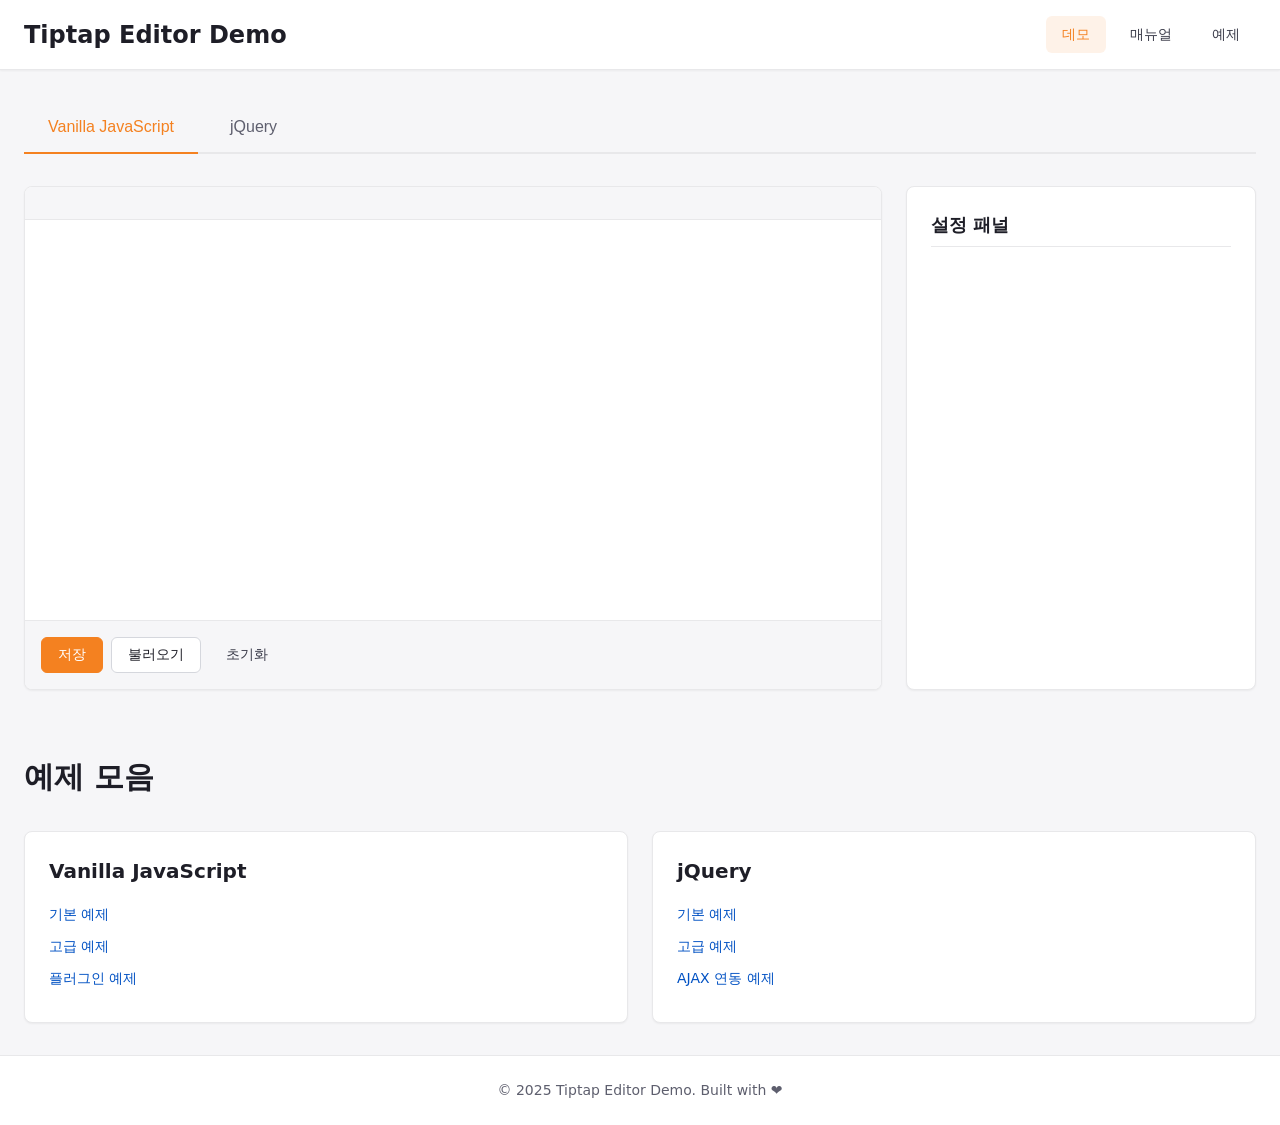
<file: demo/index.html>
<!DOCTYPE html>
<html lang="ko">
<head>
  <meta charset="UTF-8">
  <meta name="viewport" content="width=device-width, initial-scale=1.0">
  <title>Tiptap Demo - Rich Text Editor</title>

  <!-- Cloudflare UI Design System -->
  <link rel="stylesheet" href="./assets/css/cloudflare-ui.css">
  <link rel="stylesheet" href="./assets/css/main.css">
  <link rel="stylesheet" href="./assets/css/demo.css">
</head>
<body>
  <div class="demo-container">
    <!-- Header -->
    <header class="demo-header">
      <div class="header-content">
        <h1>Tiptap Editor Demo</h1>
        <nav class="header-nav">
          <a href="./index.html" class="nav-link active">데모</a>
          <a href="./manual-kr.html" class="nav-link">매뉴얼</a>
          <a href="#examples" class="nav-link">예제</a>
        </nav>
      </div>
    </header>

    <!-- Main Content -->
    <main class="demo-main">
      <!-- Tab Navigation -->
      <div class="demo-tabs">
        <button class="tab-button active" data-tab="vanilla">Vanilla JavaScript</button>
        <button class="tab-button" data-tab="jquery">jQuery</button>
      </div>

      <!-- Vanilla JS Demo -->
      <div class="tab-content active" id="vanilla-tab">
        <div class="demo-layout">
          <div class="editor-section">
            <div class="toolbar" id="vanilla-toolbar"></div>
            <div class="editor-wrapper">
              <div id="vanilla-editor"></div>
            </div>
            <div class="editor-controls">
              <button class="btn btn-primary" id="vanilla-save">저장</button>
              <button class="btn btn-secondary" id="vanilla-load">불러오기</button>
              <button class="btn btn-ghost" id="vanilla-clear">초기화</button>
            </div>
          </div>

          <aside class="config-panel" id="vanilla-config">
            <h3>설정 패널</h3>
            <div class="config-content"></div>
          </aside>
        </div>
      </div>

      <!-- jQuery Demo -->
      <div class="tab-content" id="jquery-tab">
        <div class="demo-layout">
          <div class="editor-section">
            <div class="toolbar" id="jquery-toolbar"></div>
            <div class="editor-wrapper">
              <div id="jquery-editor"></div>
            </div>
            <div class="editor-controls">
              <button class="btn btn-primary" id="jquery-save">저장</button>
              <button class="btn btn-secondary" id="jquery-load">불러오기</button>
              <button class="btn btn-ghost" id="jquery-clear">초기화</button>
            </div>
          </div>

          <aside class="config-panel" id="jquery-config">
            <h3>설정 패널</h3>
            <div class="config-content"></div>
          </aside>
        </div>
      </div>

      <!-- Examples Section -->
      <section class="examples-section" id="examples">
        <h2>예제 모음</h2>
        <div class="examples-grid">
          <div class="example-card">
            <h3>Vanilla JavaScript</h3>
            <ul>
              <li><a href="./examples/vanilla/basic.html">기본 예제</a></li>
              <li><a href="./examples/vanilla/advanced.html">고급 예제</a></li>
              <li><a href="./examples/vanilla/plugins.html">플러그인 예제</a></li>
            </ul>
          </div>
          <div class="example-card">
            <h3>jQuery</h3>
            <ul>
              <li><a href="./examples/jquery/basic.html">기본 예제</a></li>
              <li><a href="./examples/jquery/advanced.html">고급 예제</a></li>
              <li><a href="./examples/jquery/ajax.html">AJAX 연동 예제</a></li>
            </ul>
          </div>
        </div>
      </section>
    </main>

    <!-- Footer -->
    <footer class="demo-footer">
      <p>&copy; 2025 Tiptap Editor Demo. Built with ❤️</p>
    </footer>
  </div>

  <!-- Storage Modal -->
  <div class="modal" id="storage-modal">
    <div class="modal-content">
      <div class="modal-header">
        <h3>저장된 문서</h3>
        <button class="modal-close">&times;</button>
      </div>
      <div class="modal-body">
        <div id="saved-items-list"></div>
      </div>
    </div>
  </div>

  <!-- jQuery for jQuery demo -->
  <script src="https://code.jquery.com/jquery-3.7.1.min.js"></script>

  <!-- Tiptap via ES Module -->
  <script type="module">
    import { Editor } from 'https://esm.sh/@tiptap/core@3.7.2'
    import StarterKit from 'https://esm.sh/@tiptap/starter-kit@3.7.2'

    // Expose to window for demo scripts
    window.TiptapEditor = Editor
    window.TiptapStarterKit = StarterKit

    // Signal that Tiptap is loaded
    window.tiptapLoaded = true
    window.dispatchEvent(new CustomEvent('tiptap-loaded'))
  </script>

  <!-- Demo Scripts -->
  <script src="./assets/js/icons.js"></script>
  <script src="./assets/js/storage.js"></script>
  <script src="./assets/js/config-panel.js"></script>
  <script src="./assets/js/demo-vanilla.js"></script>
  <script src="./assets/js/demo-jquery.js"></script>

  <script>
    // Tab switching
    document.querySelectorAll('.tab-button').forEach(button => {
      button.addEventListener('click', () => {
        const tabId = button.dataset.tab

        // Update active states
        document.querySelectorAll('.tab-button').forEach(b => b.classList.remove('active'))
        document.querySelectorAll('.tab-content').forEach(c => c.classList.remove('active'))

        button.classList.add('active')
        document.getElementById(`${tabId}-tab`).classList.add('active')
      })
    })
  </script>
</body>
</html>
</file>
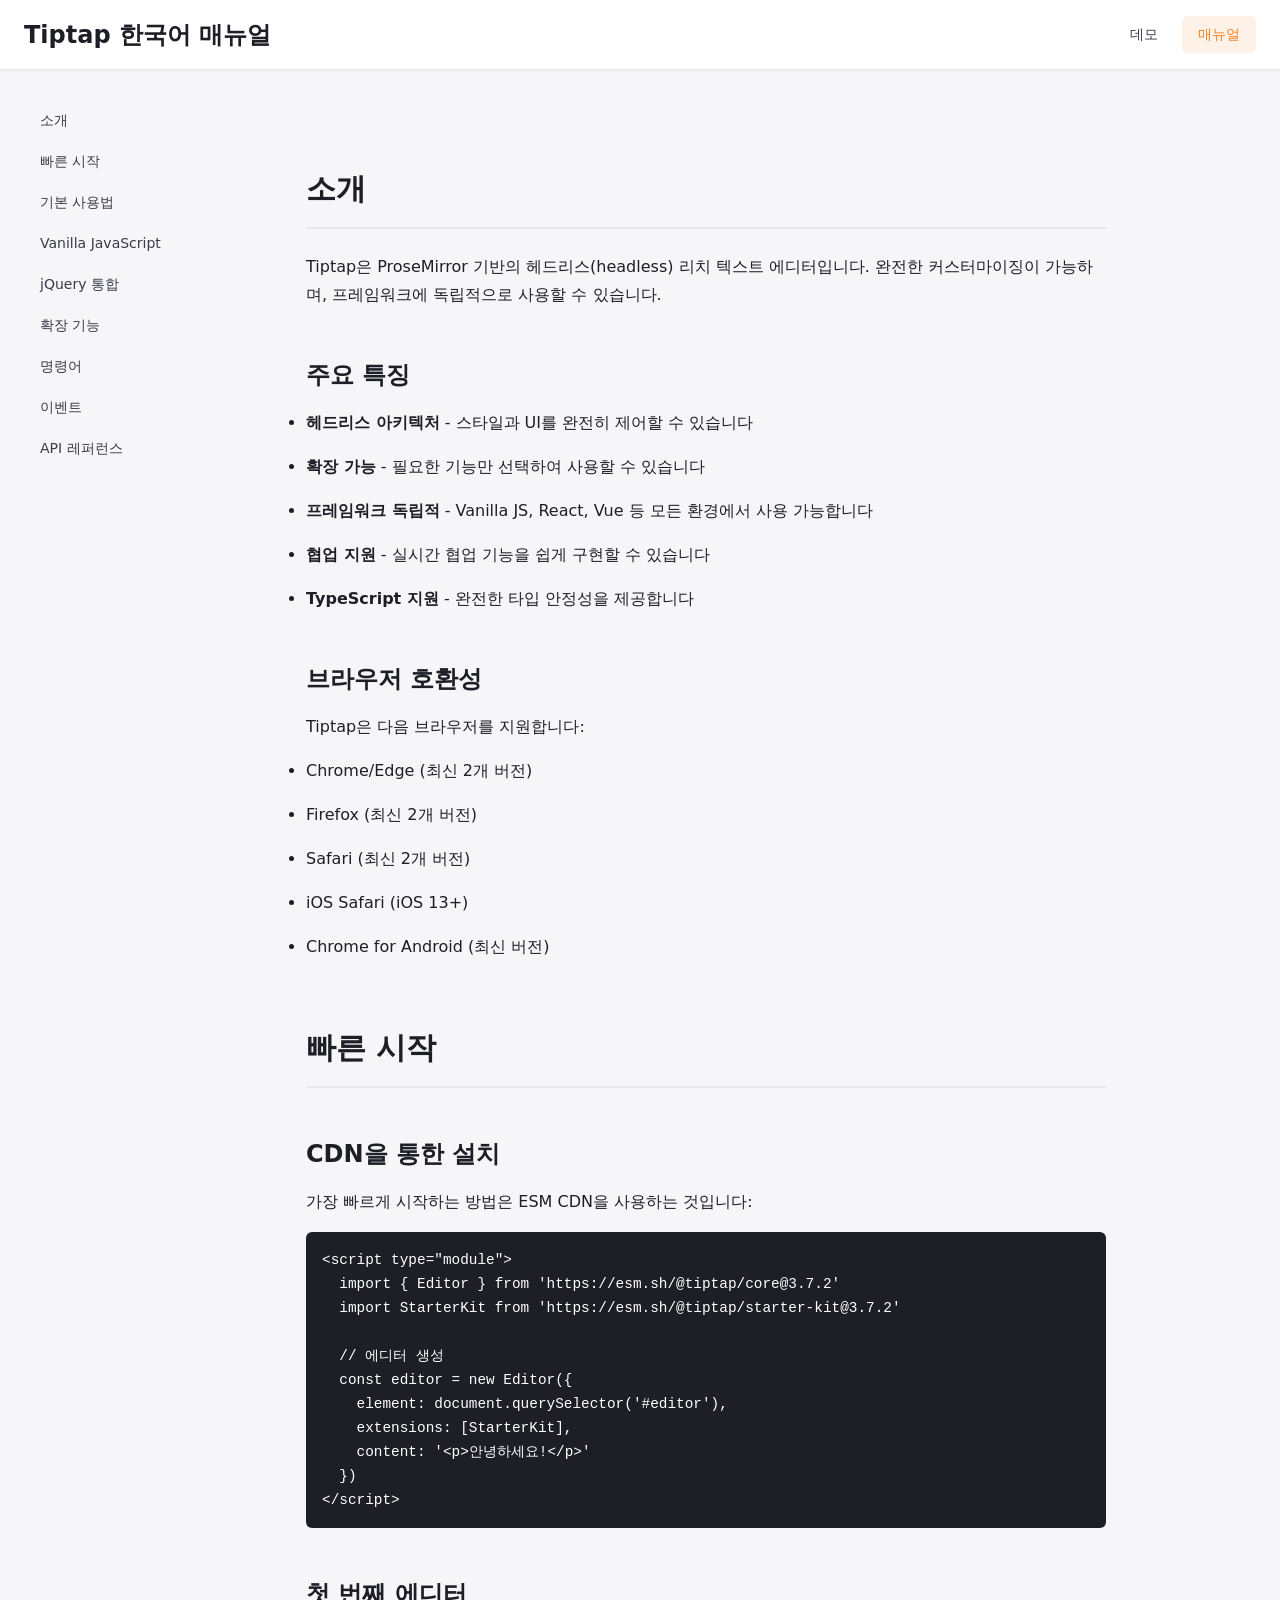
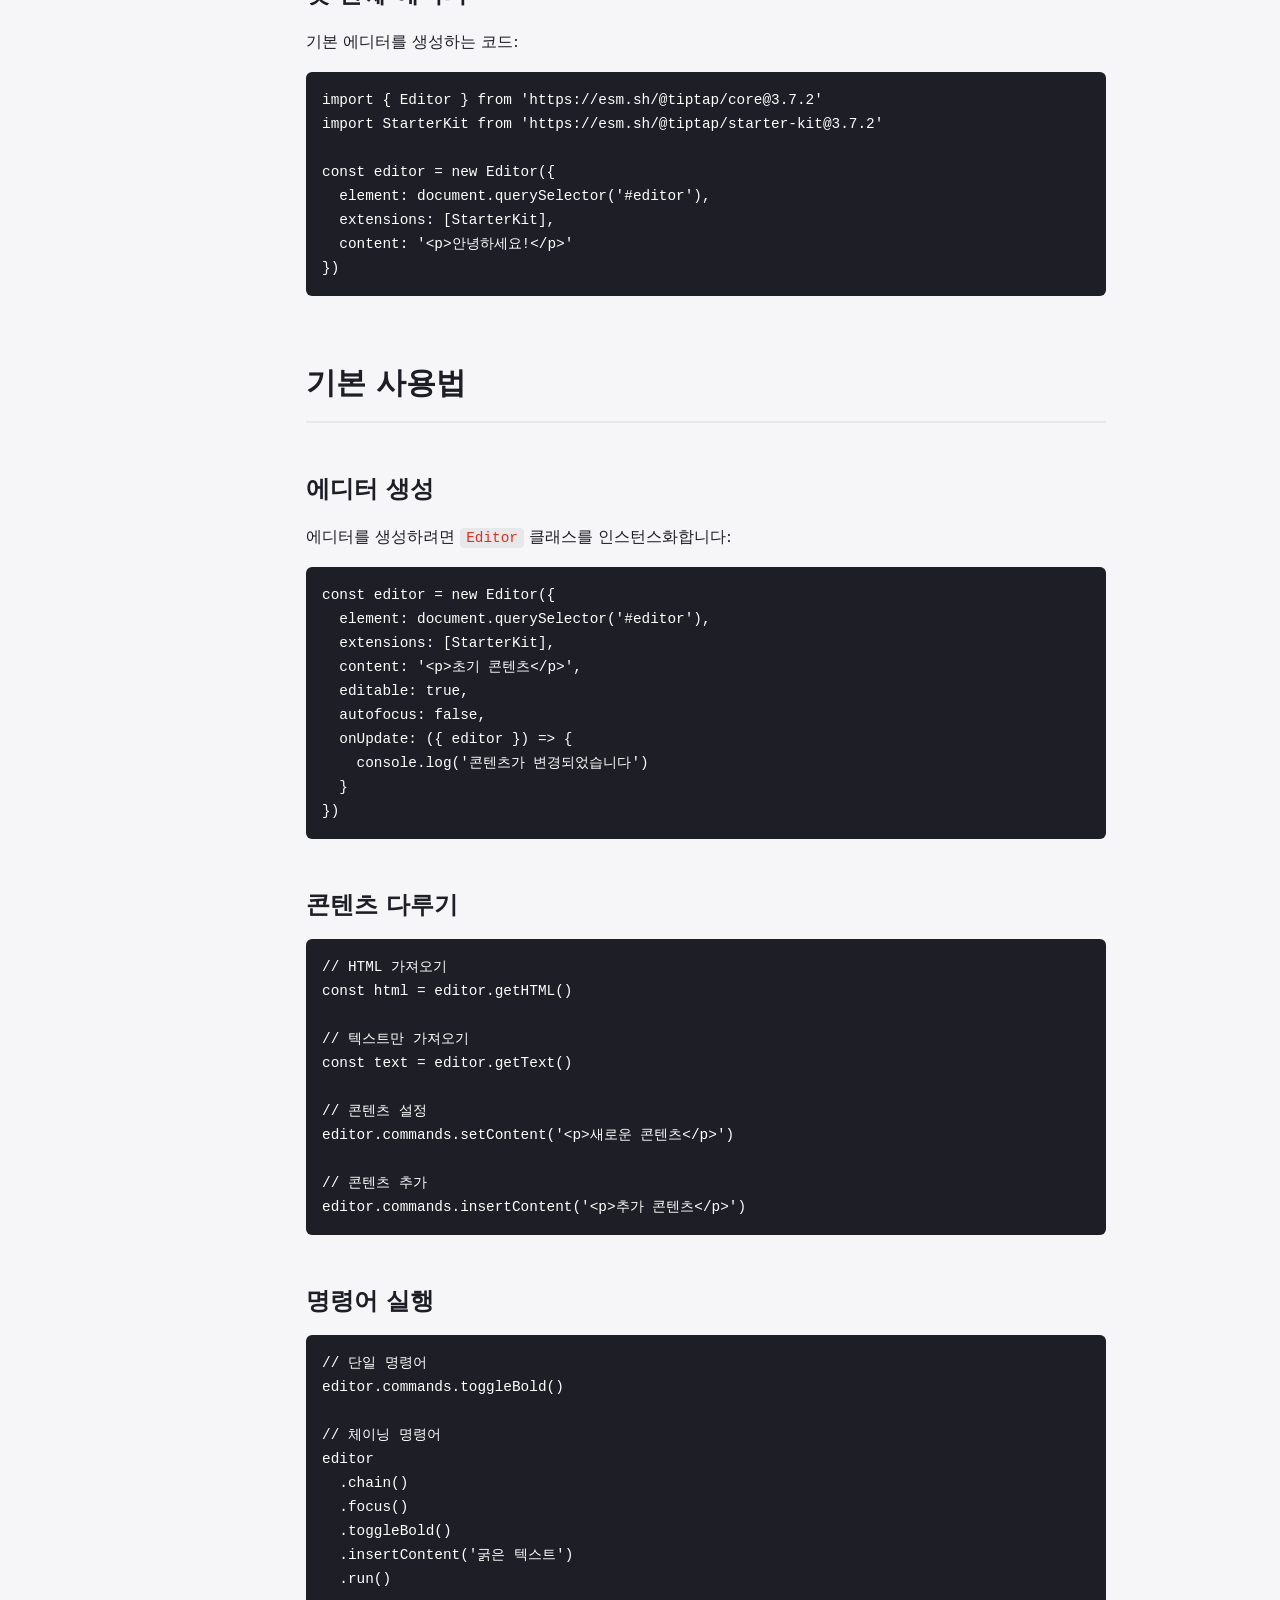
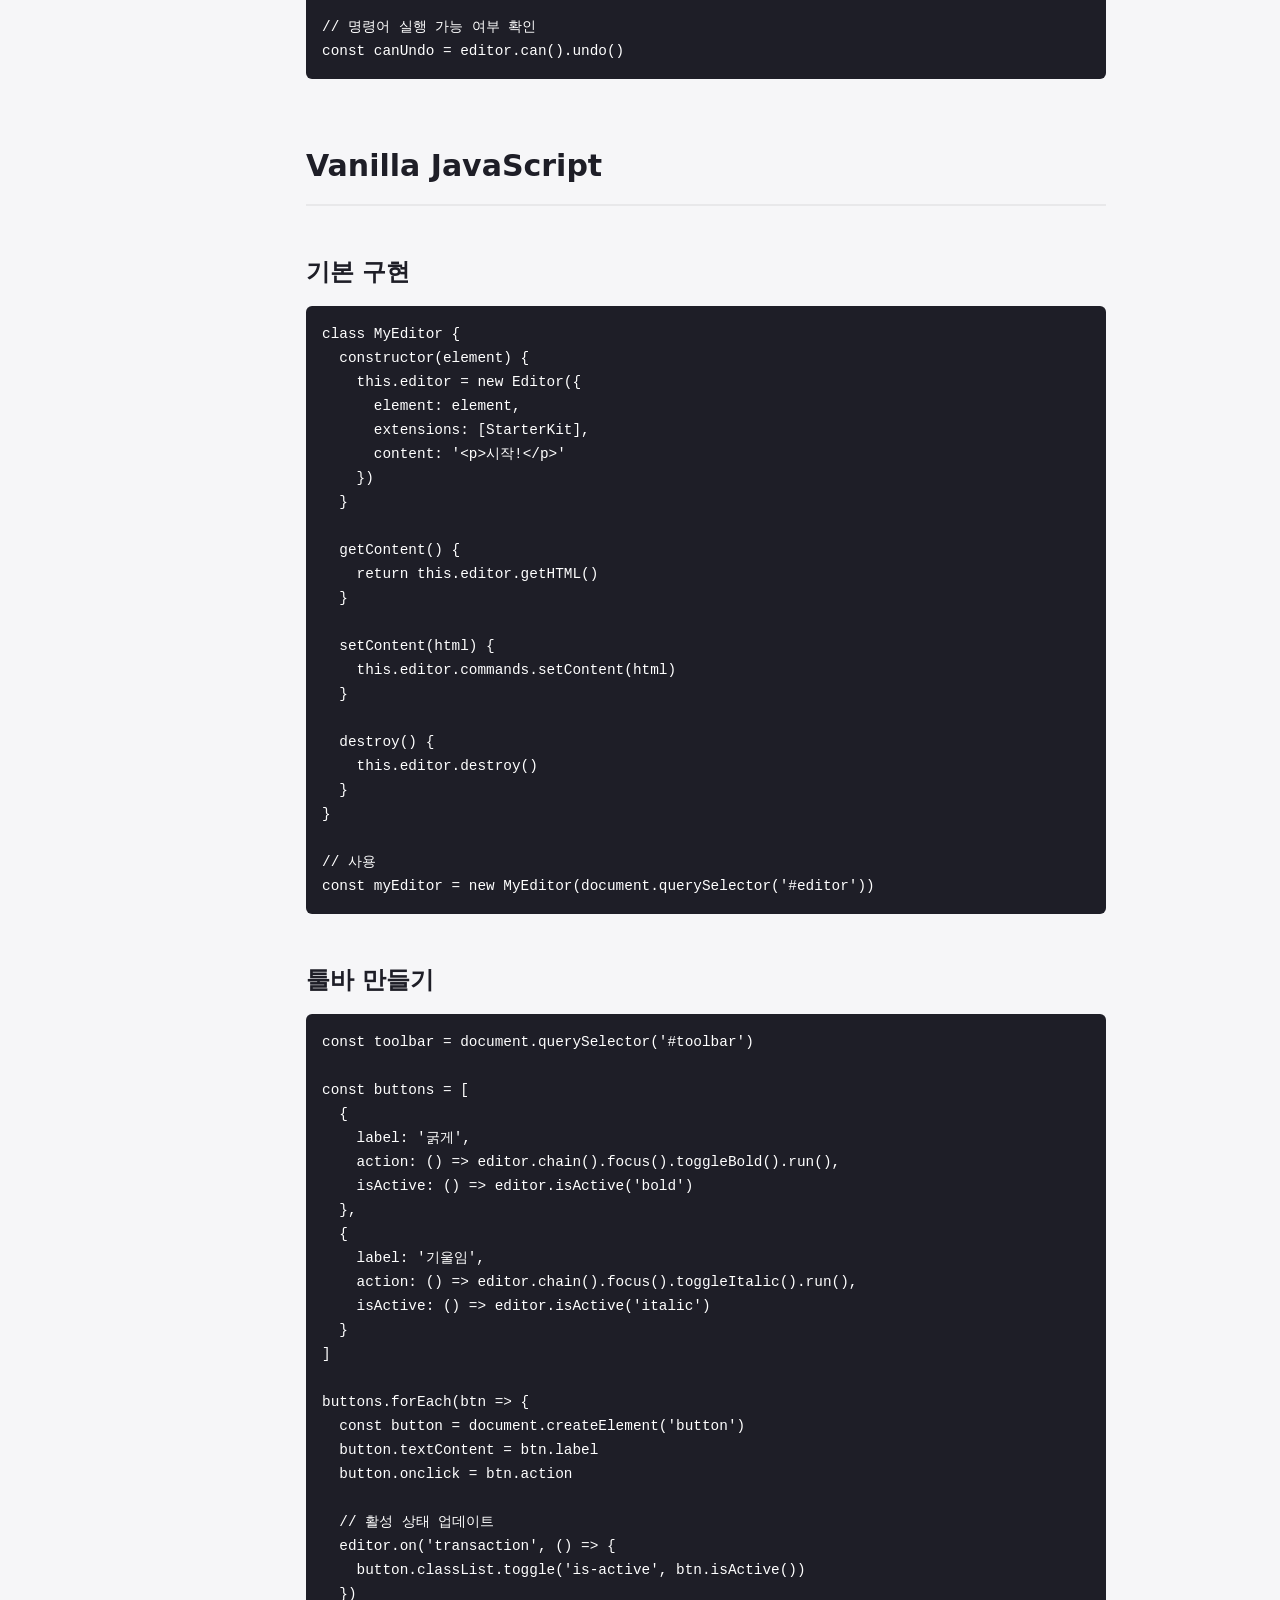
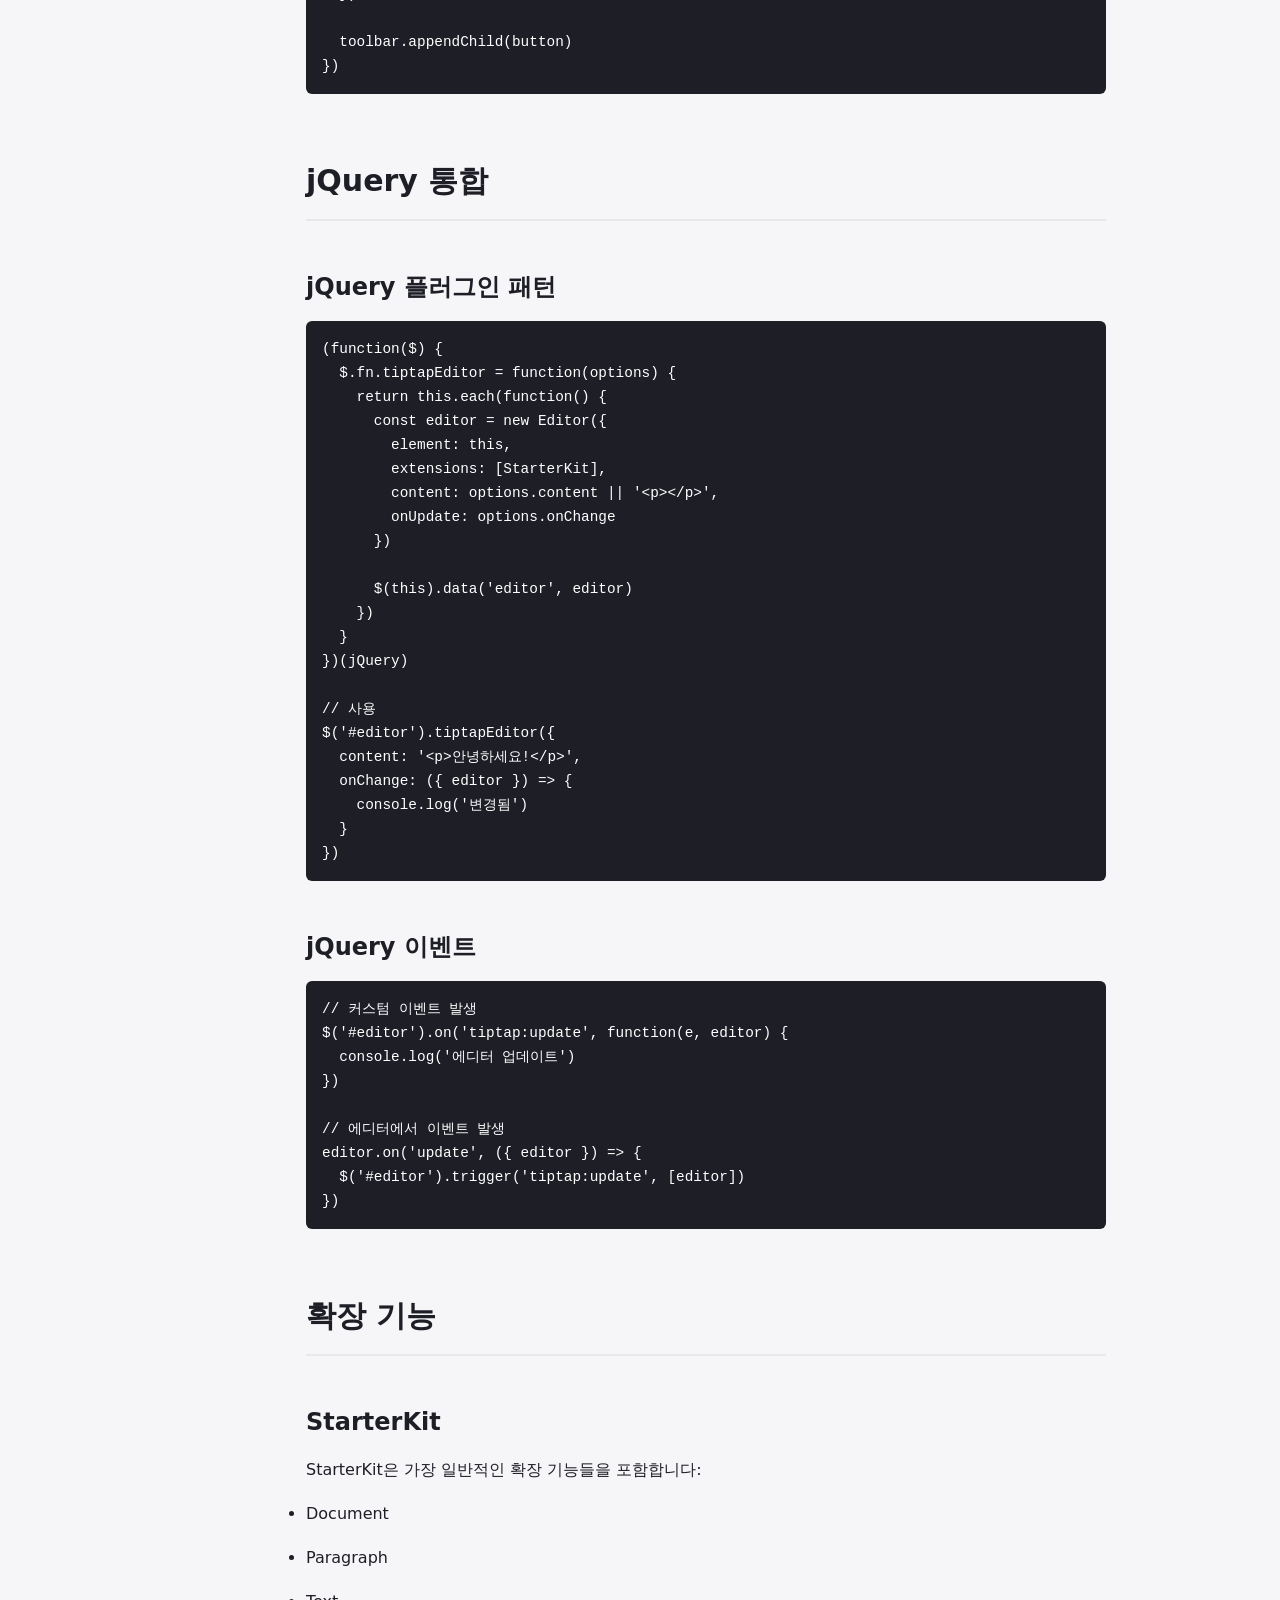
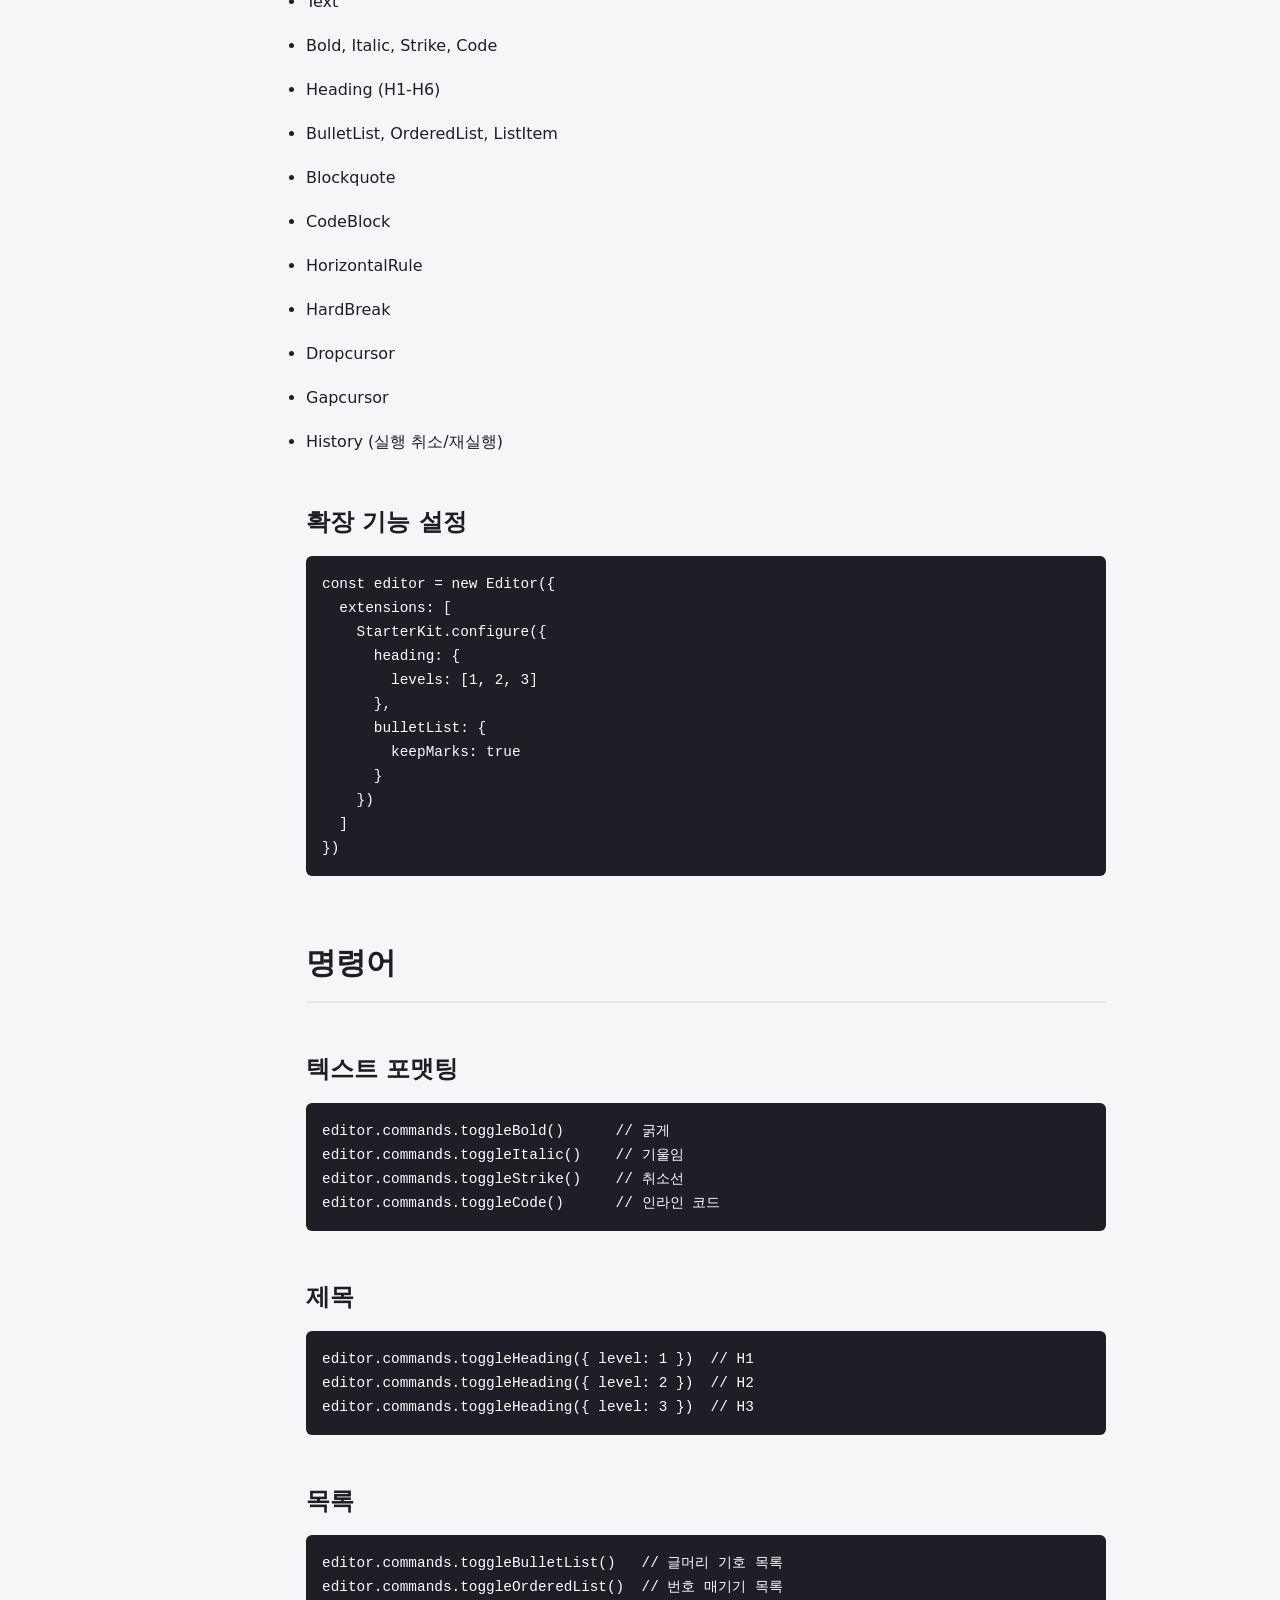
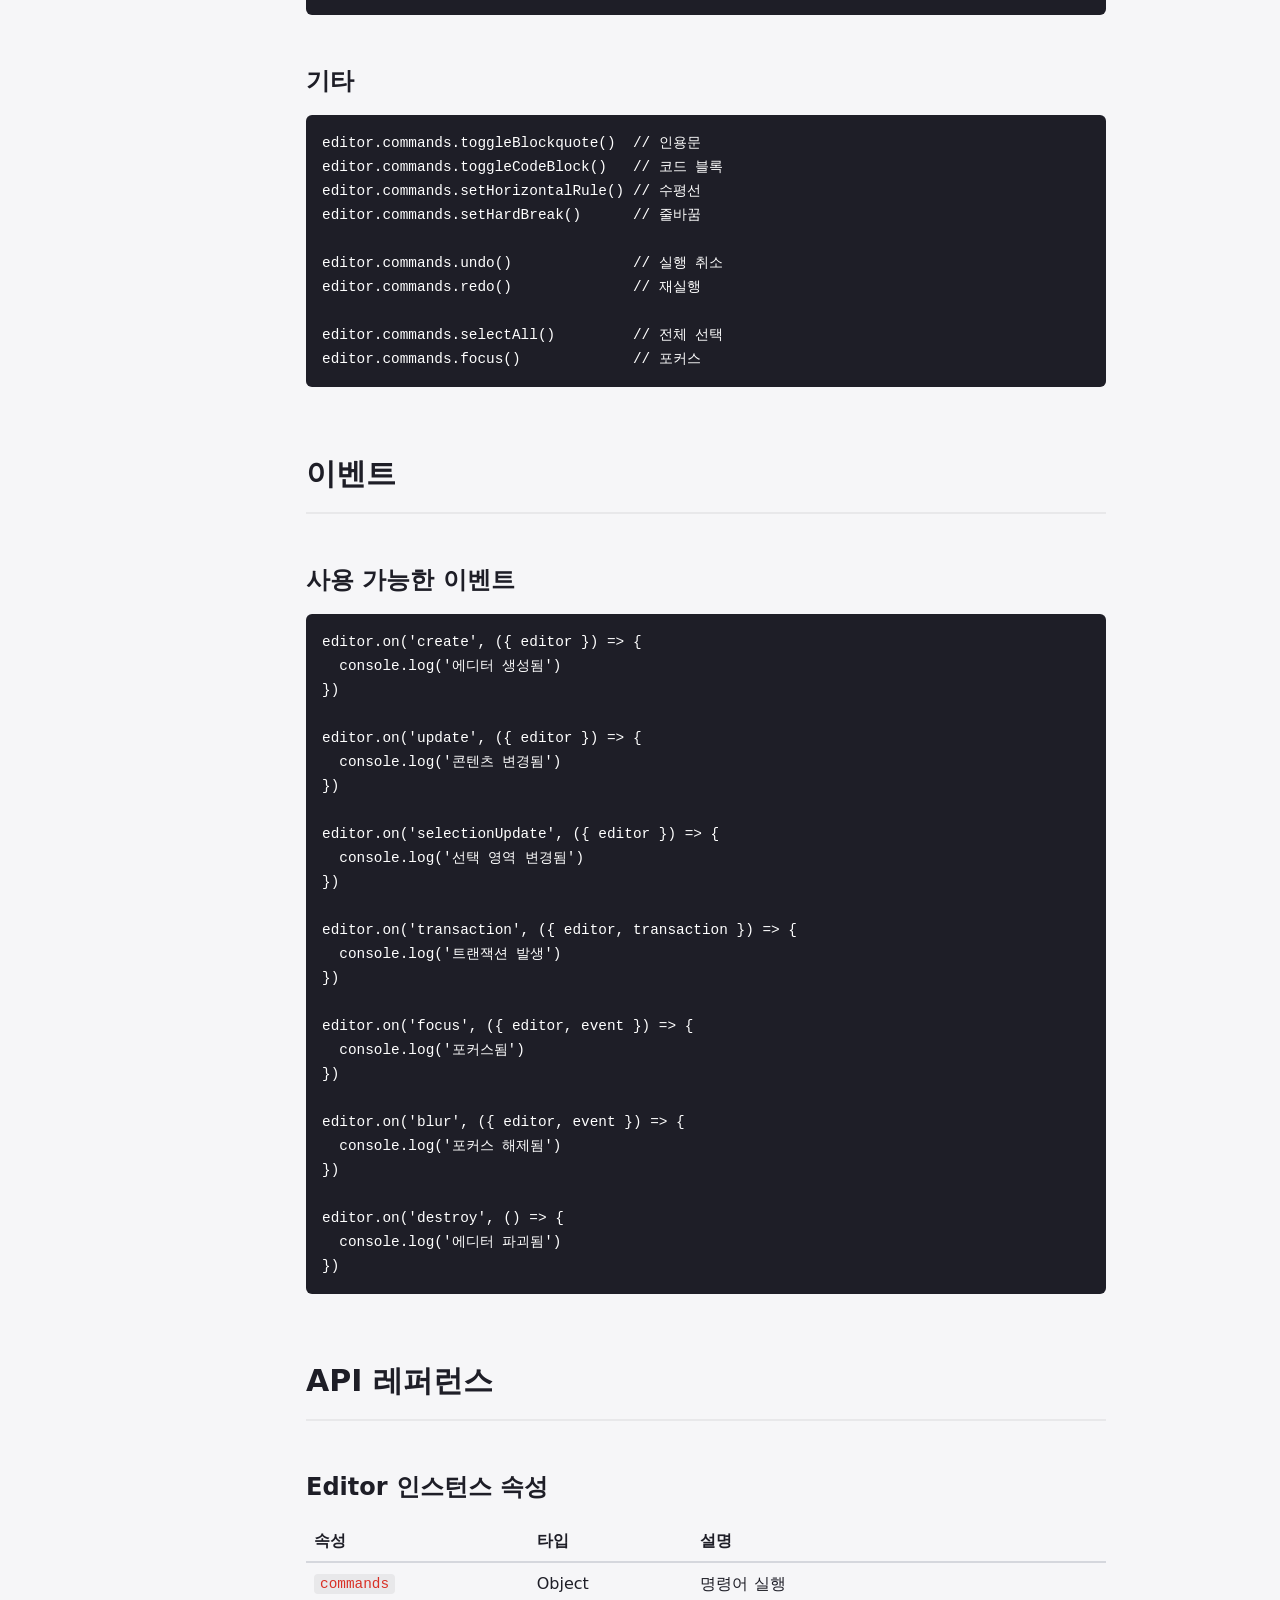
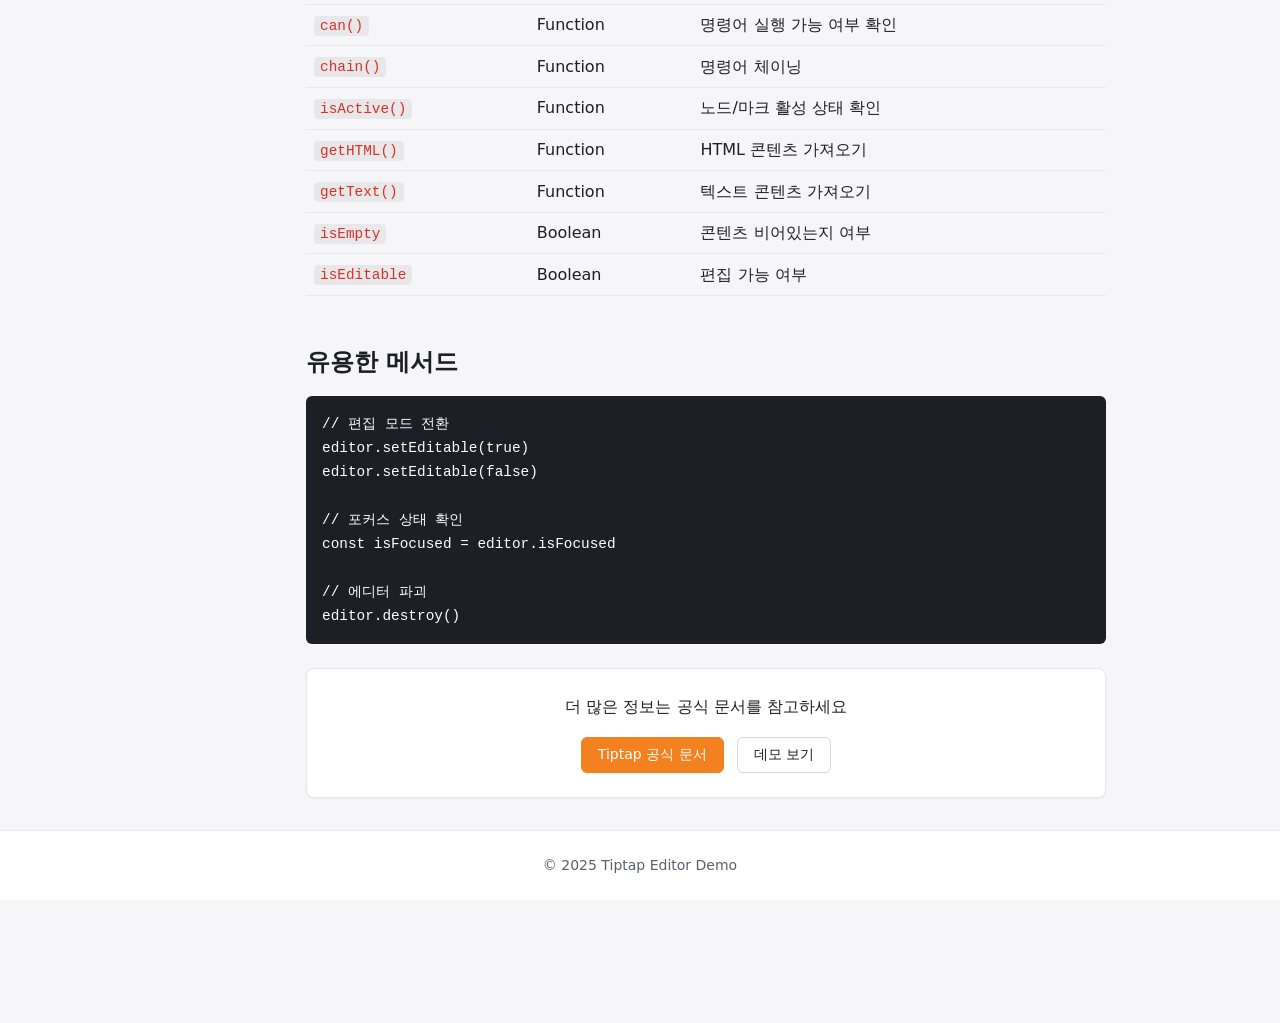
<file: demo/manual-kr.html>
<!DOCTYPE html>
<html lang="ko">
<head>
  <meta charset="UTF-8">
  <meta name="viewport" content="width=device-width, initial-scale=1.0">
  <title>Tiptap 한국어 매뉴얼</title>

  <link rel="stylesheet" href="./assets/css/cloudflare-ui.css">
  <link rel="stylesheet" href="./assets/css/main.css">
  <style>
    .manual-container {
      display: grid;
      grid-template-columns: 250px 1fr;
      gap: var(--cf-space-xl);
      max-width: 1400px;
      margin: 0 auto;
      padding: var(--cf-space-xl) var(--cf-space-lg);
    }

    .manual-nav {
      position: sticky;
      top: 100px;
      height: fit-content;
    }

    .manual-nav ul {
      list-style: none;
    }

    .manual-nav li {
      margin-bottom: var(--cf-space-xs);
    }

    .manual-nav a {
      display: block;
      padding: var(--cf-space-sm) var(--cf-space-md);
      color: var(--cf-gray-7);
      text-decoration: none;
      border-radius: var(--cf-radius-md);
      font-size: var(--cf-font-size-sm);
      transition: all var(--cf-transition-base);
    }

    .manual-nav a:hover {
      background-color: var(--cf-gray-2);
      color: var(--cf-gray-8);
    }

    .manual-nav a.active {
      background-color: rgba(244, 129, 32, 0.1);
      color: var(--cf-orange);
      font-weight: var(--cf-font-weight-medium);
    }

    .manual-content {
      max-width: 800px;
    }

    .manual-content h2 {
      font-size: var(--cf-font-size-3xl);
      margin-top: var(--cf-space-3xl);
      margin-bottom: var(--cf-space-lg);
      padding-bottom: var(--cf-space-md);
      border-bottom: 2px solid var(--cf-gray-2);
      scroll-margin-top: 100px;
    }

    .manual-content h3 {
      font-size: var(--cf-font-size-2xl);
      margin-top: var(--cf-space-2xl);
      margin-bottom: var(--cf-space-md);
      scroll-margin-top: 100px;
    }

    .manual-content p, .manual-content li {
      line-height: var(--cf-line-height-relaxed);
      margin-bottom: var(--cf-space-md);
    }

    .manual-content pre {
      background-color: var(--cf-gray-8);
      color: var(--cf-gray-0);
      padding: var(--cf-space-md);
      border-radius: var(--cf-radius-md);
      overflow-x: auto;
      margin: var(--cf-space-md) 0;
    }

    .manual-content code {
      font-family: var(--cf-font-family-mono);
      font-size: 0.9em;
    }

    .manual-content pre code {
      background: none;
      padding: 0;
      color: inherit;
    }

    .manual-content :not(pre) > code {
      background-color: var(--cf-gray-2);
      padding: 2px 6px;
      border-radius: var(--cf-radius-sm);
      color: var(--cf-error);
    }

    @media (max-width: 1024px) {
      .manual-container {
        grid-template-columns: 1fr;
      }

      .manual-nav {
        position: static;
        order: -1;
      }
    }
  </style>
</head>
<body>
  <header class="demo-header">
    <div class="header-content">
      <h1>Tiptap 한국어 매뉴얼</h1>
      <nav class="header-nav">
        <a href="./index.html" class="nav-link">데모</a>
        <a href="./manual-kr.html" class="nav-link active">매뉴얼</a>
      </nav>
    </div>
  </header>

  <div class="manual-container">
    <nav class="manual-nav">
      <ul>
        <li><a href="#intro">소개</a></li>
        <li><a href="#quick-start">빠른 시작</a></li>
        <li><a href="#basic-usage">기본 사용법</a></li>
        <li><a href="#vanilla-js">Vanilla JavaScript</a></li>
        <li><a href="#jquery">jQuery 통합</a></li>
        <li><a href="#extensions">확장 기능</a></li>
        <li><a href="#commands">명령어</a></li>
        <li><a href="#events">이벤트</a></li>
        <li><a href="#api">API 레퍼런스</a></li>
      </ul>
    </nav>

    <main class="manual-content">
      <h2 id="intro">소개</h2>
      <p>
        Tiptap은 ProseMirror 기반의 헤드리스(headless) 리치 텍스트 에디터입니다.
        완전한 커스터마이징이 가능하며, 프레임워크에 독립적으로 사용할 수 있습니다.
      </p>

      <h3>주요 특징</h3>
      <ul>
        <li><strong>헤드리스 아키텍처</strong> - 스타일과 UI를 완전히 제어할 수 있습니다</li>
        <li><strong>확장 가능</strong> - 필요한 기능만 선택하여 사용할 수 있습니다</li>
        <li><strong>프레임워크 독립적</strong> - Vanilla JS, React, Vue 등 모든 환경에서 사용 가능합니다</li>
        <li><strong>협업 지원</strong> - 실시간 협업 기능을 쉽게 구현할 수 있습니다</li>
        <li><strong>TypeScript 지원</strong> - 완전한 타입 안정성을 제공합니다</li>
      </ul>

      <h3>브라우저 호환성</h3>
      <p>Tiptap은 다음 브라우저를 지원합니다:</p>
      <ul>
        <li>Chrome/Edge (최신 2개 버전)</li>
        <li>Firefox (최신 2개 버전)</li>
        <li>Safari (최신 2개 버전)</li>
        <li>iOS Safari (iOS 13+)</li>
        <li>Chrome for Android (최신 버전)</li>
      </ul>

      <h2 id="quick-start">빠른 시작</h2>

      <h3>CDN을 통한 설치</h3>
      <p>가장 빠르게 시작하는 방법은 ESM CDN을 사용하는 것입니다:</p>
      <pre><code>&lt;script type="module"&gt;
  import { Editor } from 'https://esm.sh/@tiptap/core@3.7.2'
  import StarterKit from 'https://esm.sh/@tiptap/starter-kit@3.7.2'

  // 에디터 생성
  const editor = new Editor({
    element: document.querySelector('#editor'),
    extensions: [StarterKit],
    content: '&lt;p&gt;안녕하세요!&lt;/p&gt;'
  })
&lt;/script&gt;</code></pre>

      <h3>첫 번째 에디터</h3>
      <p>기본 에디터를 생성하는 코드:</p>
      <pre><code>import { Editor } from 'https://esm.sh/@tiptap/core@3.7.2'
import StarterKit from 'https://esm.sh/@tiptap/starter-kit@3.7.2'

const editor = new Editor({
  element: document.querySelector('#editor'),
  extensions: [StarterKit],
  content: '&lt;p&gt;안녕하세요!&lt;/p&gt;'
})</code></pre>

      <h2 id="basic-usage">기본 사용법</h2>

      <h3>에디터 생성</h3>
      <p>에디터를 생성하려면 <code>Editor</code> 클래스를 인스턴스화합니다:</p>
      <pre><code>const editor = new Editor({
  element: document.querySelector('#editor'),
  extensions: [StarterKit],
  content: '&lt;p&gt;초기 콘텐츠&lt;/p&gt;',
  editable: true,
  autofocus: false,
  onUpdate: ({ editor }) => {
    console.log('콘텐츠가 변경되었습니다')
  }
})</code></pre>

      <h3>콘텐츠 다루기</h3>
      <pre><code>// HTML 가져오기
const html = editor.getHTML()

// 텍스트만 가져오기
const text = editor.getText()

// 콘텐츠 설정
editor.commands.setContent('&lt;p&gt;새로운 콘텐츠&lt;/p&gt;')

// 콘텐츠 추가
editor.commands.insertContent('&lt;p&gt;추가 콘텐츠&lt;/p&gt;')</code></pre>

      <h3>명령어 실행</h3>
      <pre><code>// 단일 명령어
editor.commands.toggleBold()

// 체이닝 명령어
editor
  .chain()
  .focus()
  .toggleBold()
  .insertContent('굵은 텍스트')
  .run()

// 명령어 실행 가능 여부 확인
const canUndo = editor.can().undo()</code></pre>

      <h2 id="vanilla-js">Vanilla JavaScript</h2>

      <h3>기본 구현</h3>
      <pre><code>class MyEditor {
  constructor(element) {
    this.editor = new Editor({
      element: element,
      extensions: [StarterKit],
      content: '&lt;p&gt;시작!&lt;/p&gt;'
    })
  }

  getContent() {
    return this.editor.getHTML()
  }

  setContent(html) {
    this.editor.commands.setContent(html)
  }

  destroy() {
    this.editor.destroy()
  }
}

// 사용
const myEditor = new MyEditor(document.querySelector('#editor'))</code></pre>

      <h3>툴바 만들기</h3>
      <pre><code>const toolbar = document.querySelector('#toolbar')

const buttons = [
  {
    label: '굵게',
    action: () => editor.chain().focus().toggleBold().run(),
    isActive: () => editor.isActive('bold')
  },
  {
    label: '기울임',
    action: () => editor.chain().focus().toggleItalic().run(),
    isActive: () => editor.isActive('italic')
  }
]

buttons.forEach(btn => {
  const button = document.createElement('button')
  button.textContent = btn.label
  button.onclick = btn.action

  // 활성 상태 업데이트
  editor.on('transaction', () => {
    button.classList.toggle('is-active', btn.isActive())
  })

  toolbar.appendChild(button)
})</code></pre>

      <h2 id="jquery">jQuery 통합</h2>

      <h3>jQuery 플러그인 패턴</h3>
      <pre><code>(function($) {
  $.fn.tiptapEditor = function(options) {
    return this.each(function() {
      const editor = new Editor({
        element: this,
        extensions: [StarterKit],
        content: options.content || '&lt;p&gt;&lt;/p&gt;',
        onUpdate: options.onChange
      })

      $(this).data('editor', editor)
    })
  }
})(jQuery)

// 사용
$('#editor').tiptapEditor({
  content: '&lt;p&gt;안녕하세요!&lt;/p&gt;',
  onChange: ({ editor }) => {
    console.log('변경됨')
  }
})</code></pre>

      <h3>jQuery 이벤트</h3>
      <pre><code>// 커스텀 이벤트 발생
$('#editor').on('tiptap:update', function(e, editor) {
  console.log('에디터 업데이트')
})

// 에디터에서 이벤트 발생
editor.on('update', ({ editor }) => {
  $('#editor').trigger('tiptap:update', [editor])
})</code></pre>

      <h2 id="extensions">확장 기능</h2>

      <h3>StarterKit</h3>
      <p>StarterKit은 가장 일반적인 확장 기능들을 포함합니다:</p>
      <ul>
        <li>Document</li>
        <li>Paragraph</li>
        <li>Text</li>
        <li>Bold, Italic, Strike, Code</li>
        <li>Heading (H1-H6)</li>
        <li>BulletList, OrderedList, ListItem</li>
        <li>Blockquote</li>
        <li>CodeBlock</li>
        <li>HorizontalRule</li>
        <li>HardBreak</li>
        <li>Dropcursor</li>
        <li>Gapcursor</li>
        <li>History (실행 취소/재실행)</li>
      </ul>

      <h3>확장 기능 설정</h3>
      <pre><code>const editor = new Editor({
  extensions: [
    StarterKit.configure({
      heading: {
        levels: [1, 2, 3]
      },
      bulletList: {
        keepMarks: true
      }
    })
  ]
})</code></pre>

      <h2 id="commands">명령어</h2>

      <h3>텍스트 포맷팅</h3>
      <pre><code>editor.commands.toggleBold()      // 굵게
editor.commands.toggleItalic()    // 기울임
editor.commands.toggleStrike()    // 취소선
editor.commands.toggleCode()      // 인라인 코드</code></pre>

      <h3>제목</h3>
      <pre><code>editor.commands.toggleHeading({ level: 1 })  // H1
editor.commands.toggleHeading({ level: 2 })  // H2
editor.commands.toggleHeading({ level: 3 })  // H3</code></pre>

      <h3>목록</h3>
      <pre><code>editor.commands.toggleBulletList()   // 글머리 기호 목록
editor.commands.toggleOrderedList()  // 번호 매기기 목록</code></pre>

      <h3>기타</h3>
      <pre><code>editor.commands.toggleBlockquote()  // 인용문
editor.commands.toggleCodeBlock()   // 코드 블록
editor.commands.setHorizontalRule() // 수평선
editor.commands.setHardBreak()      // 줄바꿈

editor.commands.undo()              // 실행 취소
editor.commands.redo()              // 재실행

editor.commands.selectAll()         // 전체 선택
editor.commands.focus()             // 포커스</code></pre>

      <h2 id="events">이벤트</h2>

      <h3>사용 가능한 이벤트</h3>
      <pre><code>editor.on('create', ({ editor }) => {
  console.log('에디터 생성됨')
})

editor.on('update', ({ editor }) => {
  console.log('콘텐츠 변경됨')
})

editor.on('selectionUpdate', ({ editor }) => {
  console.log('선택 영역 변경됨')
})

editor.on('transaction', ({ editor, transaction }) => {
  console.log('트랜잭션 발생')
})

editor.on('focus', ({ editor, event }) => {
  console.log('포커스됨')
})

editor.on('blur', ({ editor, event }) => {
  console.log('포커스 해제됨')
})

editor.on('destroy', () => {
  console.log('에디터 파괴됨')
})</code></pre>

      <h2 id="api">API 레퍼런스</h2>

      <h3>Editor 인스턴스 속성</h3>
      <table style="width: 100%; border-collapse: collapse; margin: var(--cf-space-md) 0;">
        <thead>
          <tr style="background-color: var(--cf-gray-1); border-bottom: 2px solid var(--cf-gray-3);">
            <th style="padding: var(--cf-space-sm); text-align: left;">속성</th>
            <th style="padding: var(--cf-space-sm); text-align: left;">타입</th>
            <th style="padding: var(--cf-space-sm); text-align: left;">설명</th>
          </tr>
        </thead>
        <tbody>
          <tr style="border-bottom: 1px solid var(--cf-gray-2);">
            <td style="padding: var(--cf-space-sm);"><code>commands</code></td>
            <td style="padding: var(--cf-space-sm);">Object</td>
            <td style="padding: var(--cf-space-sm);">명령어 실행</td>
          </tr>
          <tr style="border-bottom: 1px solid var(--cf-gray-2);">
            <td style="padding: var(--cf-space-sm);"><code>can()</code></td>
            <td style="padding: var(--cf-space-sm);">Function</td>
            <td style="padding: var(--cf-space-sm);">명령어 실행 가능 여부 확인</td>
          </tr>
          <tr style="border-bottom: 1px solid var(--cf-gray-2);">
            <td style="padding: var(--cf-space-sm);"><code>chain()</code></td>
            <td style="padding: var(--cf-space-sm);">Function</td>
            <td style="padding: var(--cf-space-sm);">명령어 체이닝</td>
          </tr>
          <tr style="border-bottom: 1px solid var(--cf-gray-2);">
            <td style="padding: var(--cf-space-sm);"><code>isActive()</code></td>
            <td style="padding: var(--cf-space-sm);">Function</td>
            <td style="padding: var(--cf-space-sm);">노드/마크 활성 상태 확인</td>
          </tr>
          <tr style="border-bottom: 1px solid var(--cf-gray-2);">
            <td style="padding: var(--cf-space-sm);"><code>getHTML()</code></td>
            <td style="padding: var(--cf-space-sm);">Function</td>
            <td style="padding: var(--cf-space-sm);">HTML 콘텐츠 가져오기</td>
          </tr>
          <tr style="border-bottom: 1px solid var(--cf-gray-2);">
            <td style="padding: var(--cf-space-sm);"><code>getText()</code></td>
            <td style="padding: var(--cf-space-sm);">Function</td>
            <td style="padding: var(--cf-space-sm);">텍스트 콘텐츠 가져오기</td>
          </tr>
          <tr style="border-bottom: 1px solid var(--cf-gray-2);">
            <td style="padding: var(--cf-space-sm);"><code>isEmpty</code></td>
            <td style="padding: var(--cf-space-sm);">Boolean</td>
            <td style="padding: var(--cf-space-sm);">콘텐츠 비어있는지 여부</td>
          </tr>
          <tr style="border-bottom: 1px solid var(--cf-gray-2);">
            <td style="padding: var(--cf-space-sm);"><code>isEditable</code></td>
            <td style="padding: var(--cf-space-sm);">Boolean</td>
            <td style="padding: var(--cf-space-sm);">편집 가능 여부</td>
          </tr>
        </tbody>
      </table>

      <h3>유용한 메서드</h3>
      <pre><code>// 편집 모드 전환
editor.setEditable(true)
editor.setEditable(false)

// 포커스 상태 확인
const isFocused = editor.isFocused

// 에디터 파괴
editor.destroy()</code></pre>

      <div class="card mt-lg">
        <div class="card-body" style="text-align: center;">
          <p style="margin-bottom: var(--cf-space-md);">더 많은 정보는 공식 문서를 참고하세요</p>
          <a href="https://tiptap.dev" target="_blank" class="btn btn-primary">Tiptap 공식 문서</a>
          <a href="./index.html" class="btn btn-secondary" style="margin-left: var(--cf-space-sm);">데모 보기</a>
        </div>
      </div>
    </main>
  </div>

  <footer class="demo-footer">
    <p>&copy; 2025 Tiptap Editor Demo</p>
  </footer>

  <script>
    // Active nav link on scroll
    const sections = document.querySelectorAll('.manual-content h2')
    const navLinks = document.querySelectorAll('.manual-nav a')

    window.addEventListener('scroll', () => {
      let current = ''

      sections.forEach(section => {
        const sectionTop = section.offsetTop
        const sectionHeight = section.clientHeight

        if (window.scrollY >= sectionTop - 150) {
          current = section.getAttribute('id')
        }
      })

      navLinks.forEach(link => {
        link.classList.remove('active')
        if (link.getAttribute('href') === `#${current}`) {
          link.classList.add('active')
        }
      })
    })

    // Smooth scroll
    navLinks.forEach(link => {
      link.addEventListener('click', (e) => {
        e.preventDefault()
        const target = document.querySelector(link.getAttribute('href'))
        if (target) {
          window.scrollTo({
            top: target.offsetTop - 100,
            behavior: 'smooth'
          })
        }
      })
    })
  </script>
</body>
</html>
</file>
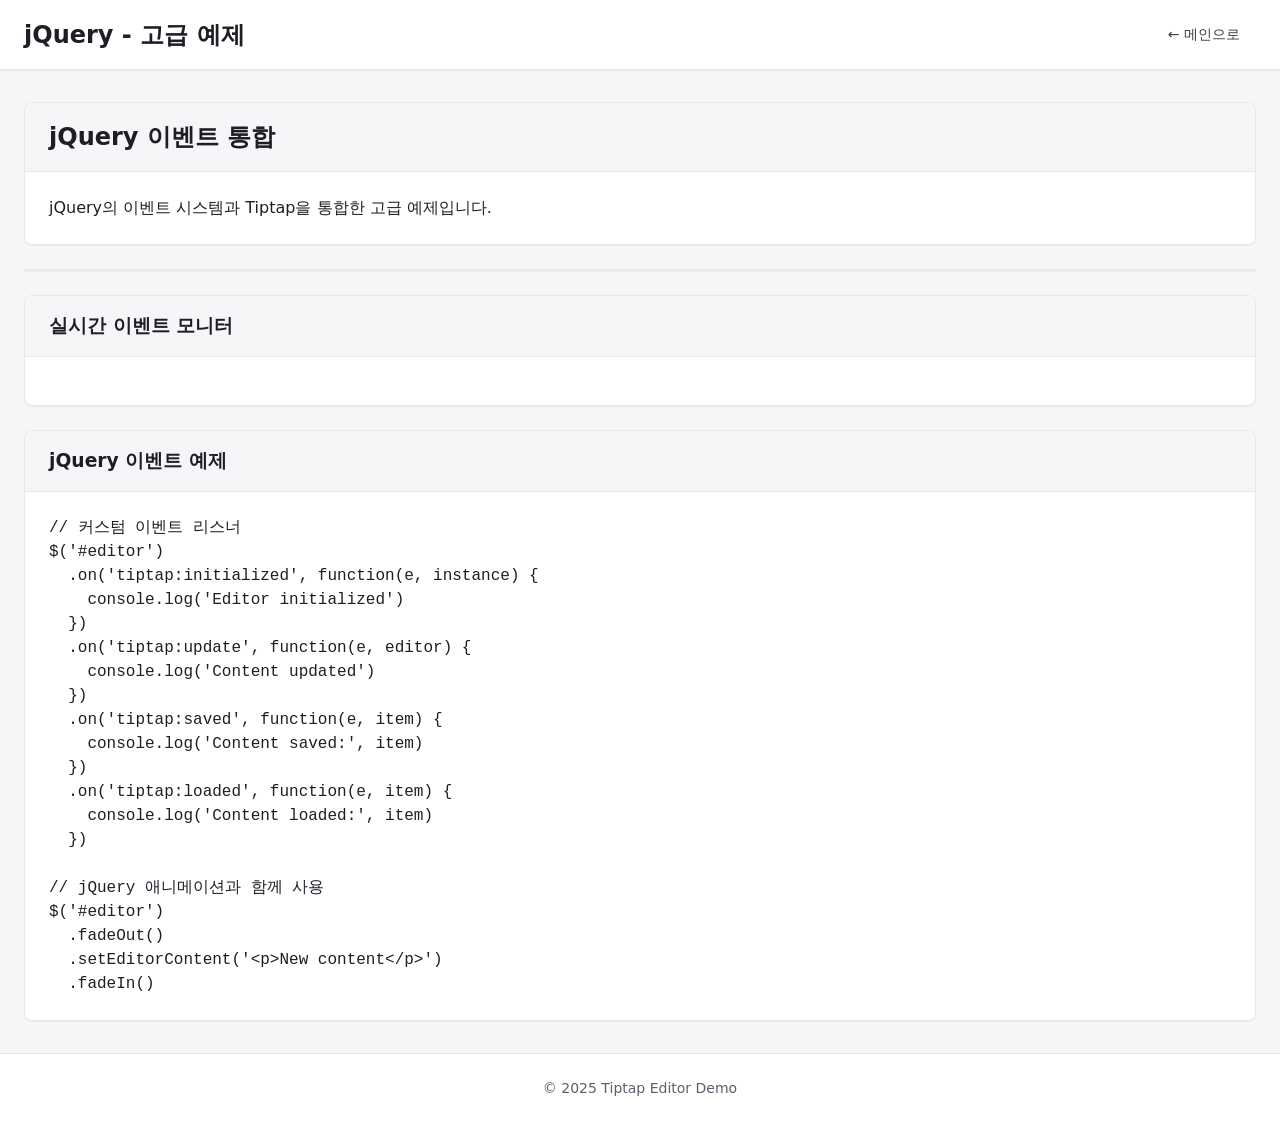
<file: demo/examples/jquery/advanced.html>
<!DOCTYPE html>
<html lang="ko">
<head>
  <meta charset="UTF-8">
  <meta name="viewport" content="width=device-width, initial-scale=1.0">
  <title>jQuery - 고급 예제 | Tiptap Demo</title>

  <link rel="stylesheet" href="../../assets/css/cloudflare-ui.css">
  <link rel="stylesheet" href="../../assets/css/main.css">
  <link rel="stylesheet" href="../../assets/css/demo.css">
</head>
<body>
  <div class="demo-container">
    <header class="demo-header">
      <div class="header-content">
        <h1>jQuery - 고급 예제</h1>
        <nav class="header-nav">
          <a href="../../index.html" class="nav-link">← 메인으로</a>
        </nav>
      </div>
    </header>

    <main class="demo-main">
      <div class="card mb-lg">
        <div class="card-header">
          <h2>jQuery 이벤트 통합</h2>
        </div>
        <div class="card-body">
          <p>jQuery의 이벤트 시스템과 Tiptap을 통합한 고급 예제입니다.</p>
        </div>
      </div>

      <div class="card mb-lg">
        <div id="editor"></div>
      </div>

      <div class="card mb-lg">
        <div class="card-header">
          <h3>실시간 이벤트 모니터</h3>
        </div>
        <div class="card-body">
          <div id="events" style="max-height: 200px; overflow-y: auto; font-family: var(--cf-font-family-mono); font-size: 0.75rem;"></div>
        </div>
      </div>

      <div class="card">
        <div class="card-header">
          <h3>jQuery 이벤트 예제</h3>
        </div>
        <div class="card-body">
          <pre><code>// 커스텀 이벤트 리스너
$('#editor')
  .on('tiptap:initialized', function(e, instance) {
    console.log('Editor initialized')
  })
  .on('tiptap:update', function(e, editor) {
    console.log('Content updated')
  })
  .on('tiptap:saved', function(e, item) {
    console.log('Content saved:', item)
  })
  .on('tiptap:loaded', function(e, item) {
    console.log('Content loaded:', item)
  })

// jQuery 애니메이션과 함께 사용
$('#editor')
  .fadeOut()
  .setEditorContent('&lt;p&gt;New content&lt;/p&gt;')
  .fadeIn()</code></pre>
        </div>
      </div>
    </main>

    <footer class="demo-footer">
      <p>&copy; 2025 Tiptap Editor Demo</p>
    </footer>
  </div>

  <script src="https://code.jquery.com/jquery-3.7.1.min.js"></script>

  <script type="module">
    import { Editor } from 'https://esm.sh/@tiptap/core@3.7.2'
    import StarterKit from 'https://esm.sh/@tiptap/starter-kit@3.7.2'

    (function($) {
      $.fn.advancedTiptap = function(options) {
        return this.each(function() {
          const $element = $(this)

          const editor = new Editor({
            element: this,
            extensions: [StarterKit],
            content: options.content || '<p></p>',
            editorProps: {
              attributes: {
                class: 'tiptap-editor'
              }
            },
            onCreate: ({ editor }) => {
              $element.trigger('tiptap:created', [editor])
            },
            onUpdate: ({ editor }) => {
              $element.trigger('tiptap:update', [editor])
            },
            onSelectionUpdate: ({ editor }) => {
              $element.trigger('tiptap:selection', [editor])
            },
            onTransaction: ({ editor, transaction }) => {
              $element.trigger('tiptap:transaction', [editor, transaction])
            },
            onFocus: ({ editor }) => {
              $element.trigger('tiptap:focus', [editor])
            },
            onBlur: ({ editor }) => {
              $element.trigger('tiptap:blur', [editor])
            },
            onDestroy: () => {
              $element.trigger('tiptap:destroyed')
            }
          })

          $element.data('editor', editor)
        })
      }
    })(jQuery)

    $(function() {
      const $events = $('#events')

      function logEvent(eventName, data) {
        const time = new Date().toLocaleTimeString('ko-KR')
        const $entry = $('<div>')
          .text(`[${time}] ${eventName}`)
          .css({ padding: '4px', borderBottom: '1px solid var(--cf-gray-2)' })

        $events.prepend($entry)

        // 최대 30개 항목만 유지
        $events.children().slice(30).remove()
      }

      $('#editor')
        .advancedTiptap({
          content: `
            <h2>jQuery 이벤트 통합</h2>
            <p>이 에디터는 다양한 jQuery 커스텀 이벤트를 발생시킵니다.</p>
            <p>에디터를 사용하면서 오른쪽 패널에서 실시간으로 이벤트를 확인하세요:</p>
            <ul>
              <li>텍스트 입력</li>
              <li>선택 영역 변경</li>
              <li>포커스 변경</li>
              <li>트랜잭션 발생</li>
            </ul>
          `
        })
        .on('tiptap:created', function(e, editor) {
          logEvent('created', editor)
        })
        .on('tiptap:update', function(e, editor) {
          logEvent('update')
        })
        .on('tiptap:selection', function(e, editor) {
          logEvent('selection')
        })
        .on('tiptap:transaction', function(e, editor, transaction) {
          if (transaction.docChanged) {
            logEvent('transaction (doc changed)')
          }
        })
        .on('tiptap:focus', function() {
          logEvent('focus')
        })
        .on('tiptap:blur', function() {
          logEvent('blur')
        })
    })
  </script>
</body>
</html>
</file>
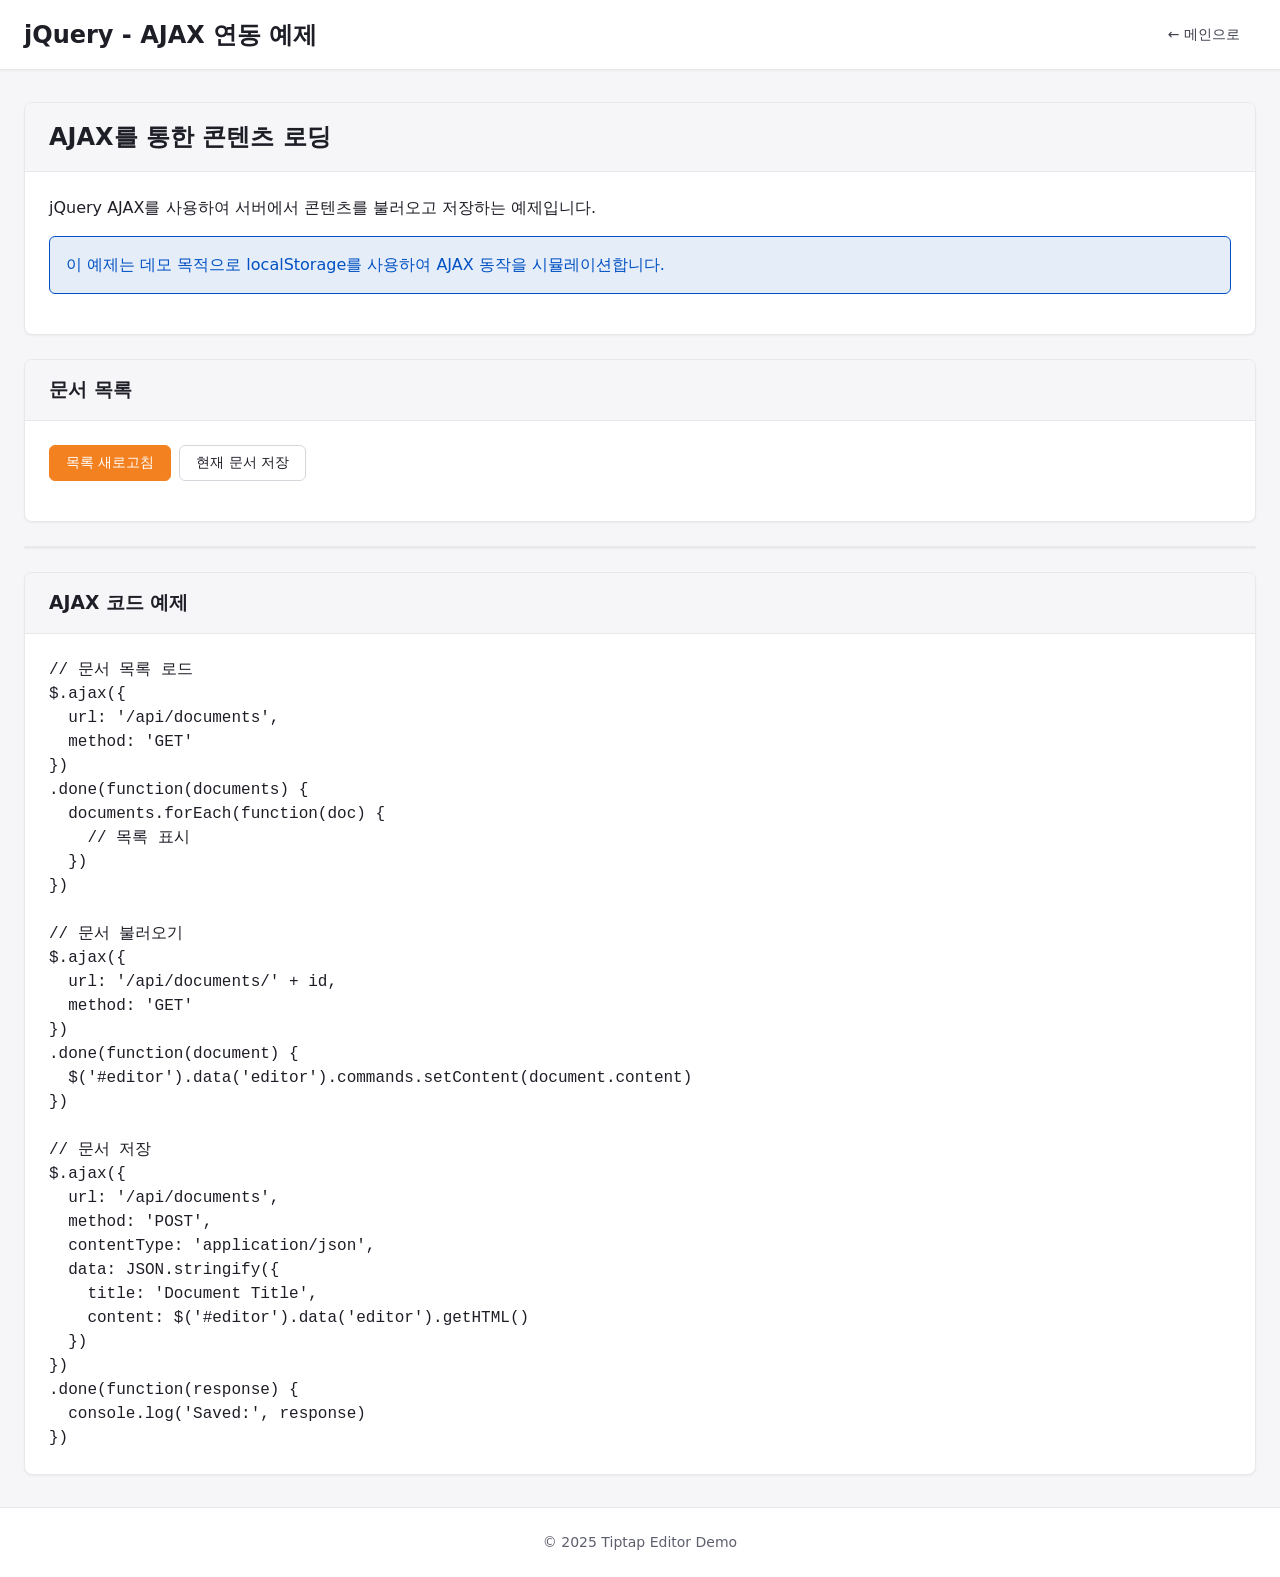
<file: demo/examples/jquery/ajax.html>
<!DOCTYPE html>
<html lang="ko">
<head>
  <meta charset="UTF-8">
  <meta name="viewport" content="width=device-width, initial-scale=1.0">
  <title>jQuery - AJAX 연동 예제 | Tiptap Demo</title>

  <link rel="stylesheet" href="../../assets/css/cloudflare-ui.css">
  <link rel="stylesheet" href="../../assets/css/main.css">
  <link rel="stylesheet" href="../../assets/css/demo.css">
</head>
<body>
  <div class="demo-container">
    <header class="demo-header">
      <div class="header-content">
        <h1>jQuery - AJAX 연동 예제</h1>
        <nav class="header-nav">
          <a href="../../index.html" class="nav-link">← 메인으로</a>
        </nav>
      </div>
    </header>

    <main class="demo-main">
      <div class="card mb-lg">
        <div class="card-header">
          <h2>AJAX를 통한 콘텐츠 로딩</h2>
        </div>
        <div class="card-body">
          <p>jQuery AJAX를 사용하여 서버에서 콘텐츠를 불러오고 저장하는 예제입니다.</p>
          <p class="alert alert-info mt-md">
            이 예제는 데모 목적으로 localStorage를 사용하여 AJAX 동작을 시뮬레이션합니다.
          </p>
        </div>
      </div>

      <div class="card mb-lg">
        <div class="card-header">
          <h3>문서 목록</h3>
        </div>
        <div class="card-body">
          <div style="display: flex; gap: 0.5rem; margin-bottom: 1rem;">
            <button class="btn btn-primary" id="load-list">목록 새로고침</button>
            <button class="btn btn-secondary" id="save-current">현재 문서 저장</button>
          </div>
          <div id="document-list"></div>
        </div>
      </div>

      <div class="card">
        <div id="editor"></div>
      </div>

      <div class="card mt-lg">
        <div class="card-header">
          <h3>AJAX 코드 예제</h3>
        </div>
        <div class="card-body">
          <pre><code>// 문서 목록 로드
$.ajax({
  url: '/api/documents',
  method: 'GET'
})
.done(function(documents) {
  documents.forEach(function(doc) {
    // 목록 표시
  })
})

// 문서 불러오기
$.ajax({
  url: '/api/documents/' + id,
  method: 'GET'
})
.done(function(document) {
  $('#editor').data('editor').commands.setContent(document.content)
})

// 문서 저장
$.ajax({
  url: '/api/documents',
  method: 'POST',
  contentType: 'application/json',
  data: JSON.stringify({
    title: 'Document Title',
    content: $('#editor').data('editor').getHTML()
  })
})
.done(function(response) {
  console.log('Saved:', response)
})</code></pre>
        </div>
      </div>
    </main>

    <footer class="demo-footer">
      <p>&copy; 2025 Tiptap Editor Demo</p>
    </footer>
  </div>

  <script src="https://code.jquery.com/jquery-3.7.1.min.js"></script>

  <script type="module">
    import { Editor } from 'https://esm.sh/@tiptap/core@3.7.2'
    import StarterKit from 'https://esm.sh/@tiptap/starter-kit@3.7.2'

    let editor

    $(function() {
      // 에디터 초기화
      editor = new Editor({
        element: document.getElementById('editor'),
        extensions: [StarterKit],
        content: '<p>문서를 선택하면 여기에 내용이 표시됩니다.</p>',
        editorProps: {
          attributes: {
            class: 'tiptap-editor'
          }
        }
      })

      $('#editor').data('editor', editor)

      // AJAX 시뮬레이션 함수들
      const api = {
        getDocuments: function() {
          return $.Deferred(function(defer) {
            setTimeout(function() {
              const docs = JSON.parse(localStorage.getItem('ajax-demo-docs') || '[]')
              defer.resolve(docs)
            }, 300)
          }).promise()
        },

        getDocument: function(id) {
          return $.Deferred(function(defer) {
            setTimeout(function() {
              const docs = JSON.parse(localStorage.getItem('ajax-demo-docs') || '[]')
              const doc = docs.find(d => d.id === id)
              if (doc) {
                defer.resolve(doc)
              } else {
                defer.reject({ message: 'Document not found' })
              }
            }, 300)
          }).promise()
        },

        saveDocument: function(doc) {
          return $.Deferred(function(defer) {
            setTimeout(function() {
              const docs = JSON.parse(localStorage.getItem('ajax-demo-docs') || '[]')

              if (doc.id) {
                // 업데이트
                const index = docs.findIndex(d => d.id === doc.id)
                if (index !== -1) {
                  docs[index] = { ...docs[index], ...doc, updatedAt: Date.now() }
                }
              } else {
                // 새로 생성
                doc.id = 'doc-' + Date.now()
                doc.createdAt = Date.now()
                doc.updatedAt = Date.now()
                docs.push(doc)
              }

              localStorage.setItem('ajax-demo-docs', JSON.stringify(docs))
              defer.resolve(doc)
            }, 500)
          }).promise()
        },

        deleteDocument: function(id) {
          return $.Deferred(function(defer) {
            setTimeout(function() {
              const docs = JSON.parse(localStorage.getItem('ajax-demo-docs') || '[]')
              const filtered = docs.filter(d => d.id !== id)
              localStorage.setItem('ajax-demo-docs', JSON.stringify(filtered))
              defer.resolve({ success: true })
            }, 300)
          }).promise()
        }
      }

      // 목록 로드
      function loadDocumentList() {
        const $list = $('#document-list')
        $list.html('<div class="loading-spinner"></div>')

        api.getDocuments()
          .done(function(docs) {
            if (docs.length === 0) {
              $list.html('<p style="text-align: center; color: var(--cf-gray-5);">저장된 문서가 없습니다.</p>')
            } else {
              $list.empty()
              docs.forEach(function(doc) {
                const $item = $(`
                  <div class="saved-item">
                    <div class="saved-item-info">
                      <h4>${doc.title || 'Untitled'}</h4>
                      <div class="saved-item-meta">
                        ${new Date(doc.updatedAt).toLocaleString('ko-KR')}
                      </div>
                    </div>
                    <div class="saved-item-actions">
                      <button class="btn btn-sm btn-primary load-doc" data-id="${doc.id}">불러오기</button>
                      <button class="btn btn-sm btn-ghost delete-doc" data-id="${doc.id}">삭제</button>
                    </div>
                  </div>
                `)
                $list.append($item)
              })
            }
          })
          .fail(function(error) {
            $list.html('<div class="alert alert-error">오류가 발생했습니다.</div>')
          })
      }

      // 문서 불러오기
      $(document).on('click', '.load-doc', function() {
        const id = $(this).data('id')

        api.getDocument(id)
          .done(function(doc) {
            editor.commands.setContent(doc.content)
            $('#editor').data('current-doc-id', doc.id)
            alert('문서를 불러왔습니다!')
          })
          .fail(function(error) {
            alert('문서를 불러오는데 실패했습니다.')
          })
      })

      // 문서 삭제
      $(document).on('click', '.delete-doc', function() {
        if (!confirm('정말 삭제하시겠습니까?')) return

        const id = $(this).data('id')

        api.deleteDocument(id)
          .done(function() {
            loadDocumentList()
          })
          .fail(function() {
            alert('삭제하는데 실패했습니다.')
          })
      })

      // 목록 새로고침
      $('#load-list').on('click', function() {
        loadDocumentList()
      })

      // 현재 문서 저장
      $('#save-current').on('click', function() {
        const title = prompt('문서 제목을 입력하세요:', 'New Document')
        if (!title) return

        const doc = {
          id: $('#editor').data('current-doc-id'),
          title: title,
          content: editor.getHTML()
        }

        api.saveDocument(doc)
          .done(function(savedDoc) {
            $('#editor').data('current-doc-id', savedDoc.id)
            alert('저장되었습니다!')
            loadDocumentList()
          })
          .fail(function() {
            alert('저장하는데 실패했습니다.')
          })
      })

      // 초기 목록 로드
      loadDocumentList()
    })
  </script>
</body>
</html>
</file>
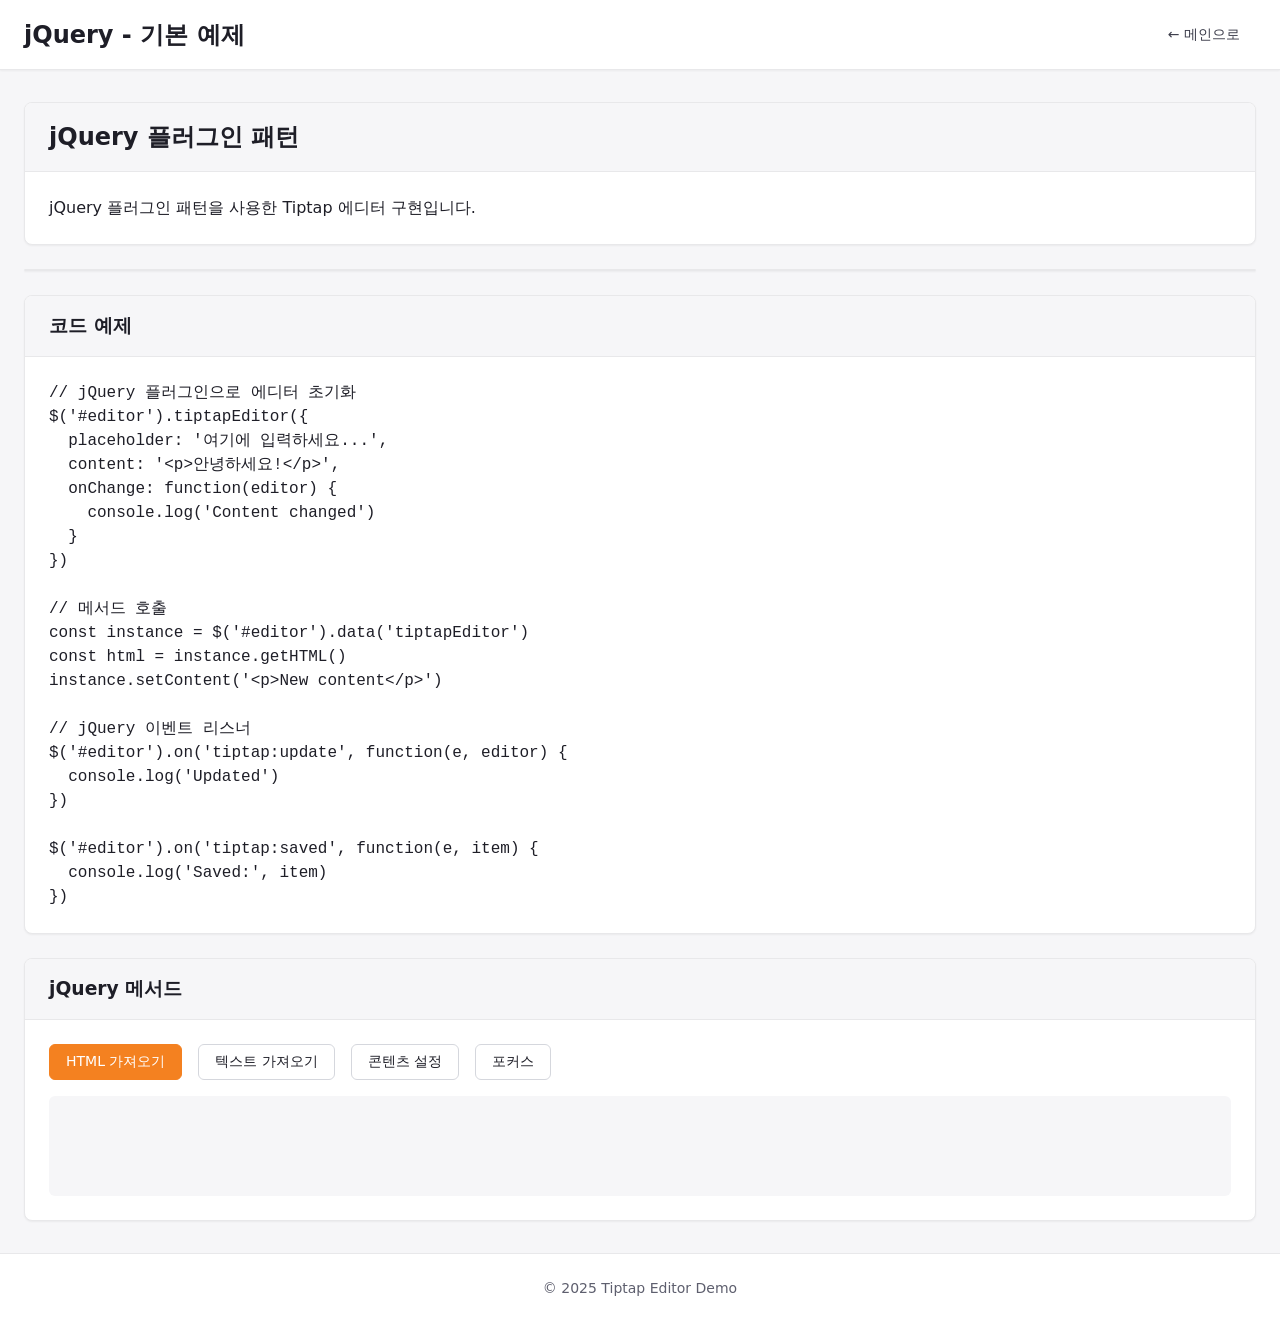
<file: demo/examples/jquery/basic.html>
<!DOCTYPE html>
<html lang="ko">
<head>
  <meta charset="UTF-8">
  <meta name="viewport" content="width=device-width, initial-scale=1.0">
  <title>jQuery - 기본 예제 | Tiptap Demo</title>

  <link rel="stylesheet" href="../../assets/css/cloudflare-ui.css">
  <link rel="stylesheet" href="../../assets/css/main.css">
  <link rel="stylesheet" href="../../assets/css/demo.css">
</head>
<body>
  <div class="demo-container">
    <header class="demo-header">
      <div class="header-content">
        <h1>jQuery - 기본 예제</h1>
        <nav class="header-nav">
          <a href="../../index.html" class="nav-link">← 메인으로</a>
        </nav>
      </div>
    </header>

    <main class="demo-main">
      <div class="card mb-lg">
        <div class="card-header">
          <h2>jQuery 플러그인 패턴</h2>
        </div>
        <div class="card-body">
          <p>jQuery 플러그인 패턴을 사용한 Tiptap 에디터 구현입니다.</p>
        </div>
      </div>

      <div class="card">
        <div id="editor"></div>
      </div>

      <div class="card mt-lg">
        <div class="card-header">
          <h3>코드 예제</h3>
        </div>
        <div class="card-body">
          <pre><code>// jQuery 플러그인으로 에디터 초기화
$('#editor').tiptapEditor({
  placeholder: '여기에 입력하세요...',
  content: '&lt;p&gt;안녕하세요!&lt;/p&gt;',
  onChange: function(editor) {
    console.log('Content changed')
  }
})

// 메서드 호출
const instance = $('#editor').data('tiptapEditor')
const html = instance.getHTML()
instance.setContent('&lt;p&gt;New content&lt;/p&gt;')

// jQuery 이벤트 리스너
$('#editor').on('tiptap:update', function(e, editor) {
  console.log('Updated')
})

$('#editor').on('tiptap:saved', function(e, item) {
  console.log('Saved:', item)
})</code></pre>
        </div>
      </div>

      <div class="card mt-lg">
        <div class="card-header">
          <h3>jQuery 메서드</h3>
        </div>
        <div class="card-body">
          <div style="display: flex; gap: 1rem; flex-wrap: wrap;">
            <button class="btn btn-primary" id="get-html">HTML 가져오기</button>
            <button class="btn btn-secondary" id="get-text">텍스트 가져오기</button>
            <button class="btn btn-secondary" id="set-content">콘텐츠 설정</button>
            <button class="btn btn-secondary" id="focus">포커스</button>
          </div>
          <div id="output" class="mt-md" style="padding: 1rem; background: var(--cf-gray-1); border-radius: var(--cf-radius-md); font-family: var(--cf-font-family-mono); font-size: 0.875rem; min-height: 100px; white-space: pre-wrap;"></div>
        </div>
      </div>
    </main>

    <footer class="demo-footer">
      <p>&copy; 2025 Tiptap Editor Demo</p>
    </footer>
  </div>

  <script src="https://code.jquery.com/jquery-3.7.1.min.js"></script>

  <script type="module">
    import { Editor } from 'https://esm.sh/@tiptap/core@3.7.2'
    import StarterKit from 'https://esm.sh/@tiptap/starter-kit@3.7.2'

    // 간단한 jQuery 플러그인 (데모용)
    (function($) {
      $.fn.simpleTiptap = function(options) {
        return this.each(function() {
          const editor = new Editor({
            element: this,
            extensions: [StarterKit],
            content: options.content || '<p></p>',
            editorProps: {
              attributes: {
                class: 'tiptap-editor'
              }
            },
            onUpdate: options.onChange
          })

          $(this).data('editor', editor)
        })
      }

      // 헬퍼 메서드
      $.fn.getEditorHTML = function() {
        const editor = $(this).data('editor')
        return editor ? editor.getHTML() : ''
      }

      $.fn.getEditorText = function() {
        const editor = $(this).data('editor')
        return editor ? editor.getText() : ''
      }

      $.fn.setEditorContent = function(content) {
        const editor = $(this).data('editor')
        if (editor) {
          editor.commands.setContent(content)
        }
        return this
      }

      $.fn.focusEditor = function() {
        const editor = $(this).data('editor')
        if (editor) {
          editor.commands.focus()
        }
        return this
      }
    })(jQuery)

    // 사용
    $(function() {
      $('#editor').simpleTiptap({
        content: `
          <h2>jQuery 플러그인 패턴</h2>
          <p>jQuery와 Tiptap을 함께 사용하는 예제입니다.</p>
          <ul>
            <li>jQuery 플러그인 패턴 사용</li>
            <li>커스텀 jQuery 이벤트</li>
            <li>메서드 체이닝 지원</li>
          </ul>
          <p>jQuery의 강력한 선택자와 이벤트 시스템을 활용할 수 있습니다.</p>
        `,
        onChange: function({ editor }) {
          console.log('Content updated')
        }
      })

      // 버튼 이벤트
      $('#get-html').on('click', function() {
        const html = $('#editor').getEditorHTML()
        $('#output').text(html)
      })

      $('#get-text').on('click', function() {
        const text = $('#editor').getEditorText()
        $('#output').text(text)
      })

      $('#set-content').on('click', function() {
        $('#editor').setEditorContent('<p>새로운 콘텐츠가 설정되었습니다!</p>')
      })

      $('#focus').on('click', function() {
        $('#editor').focusEditor()
      })
    })
  </script>
</body>
</html>
</file>
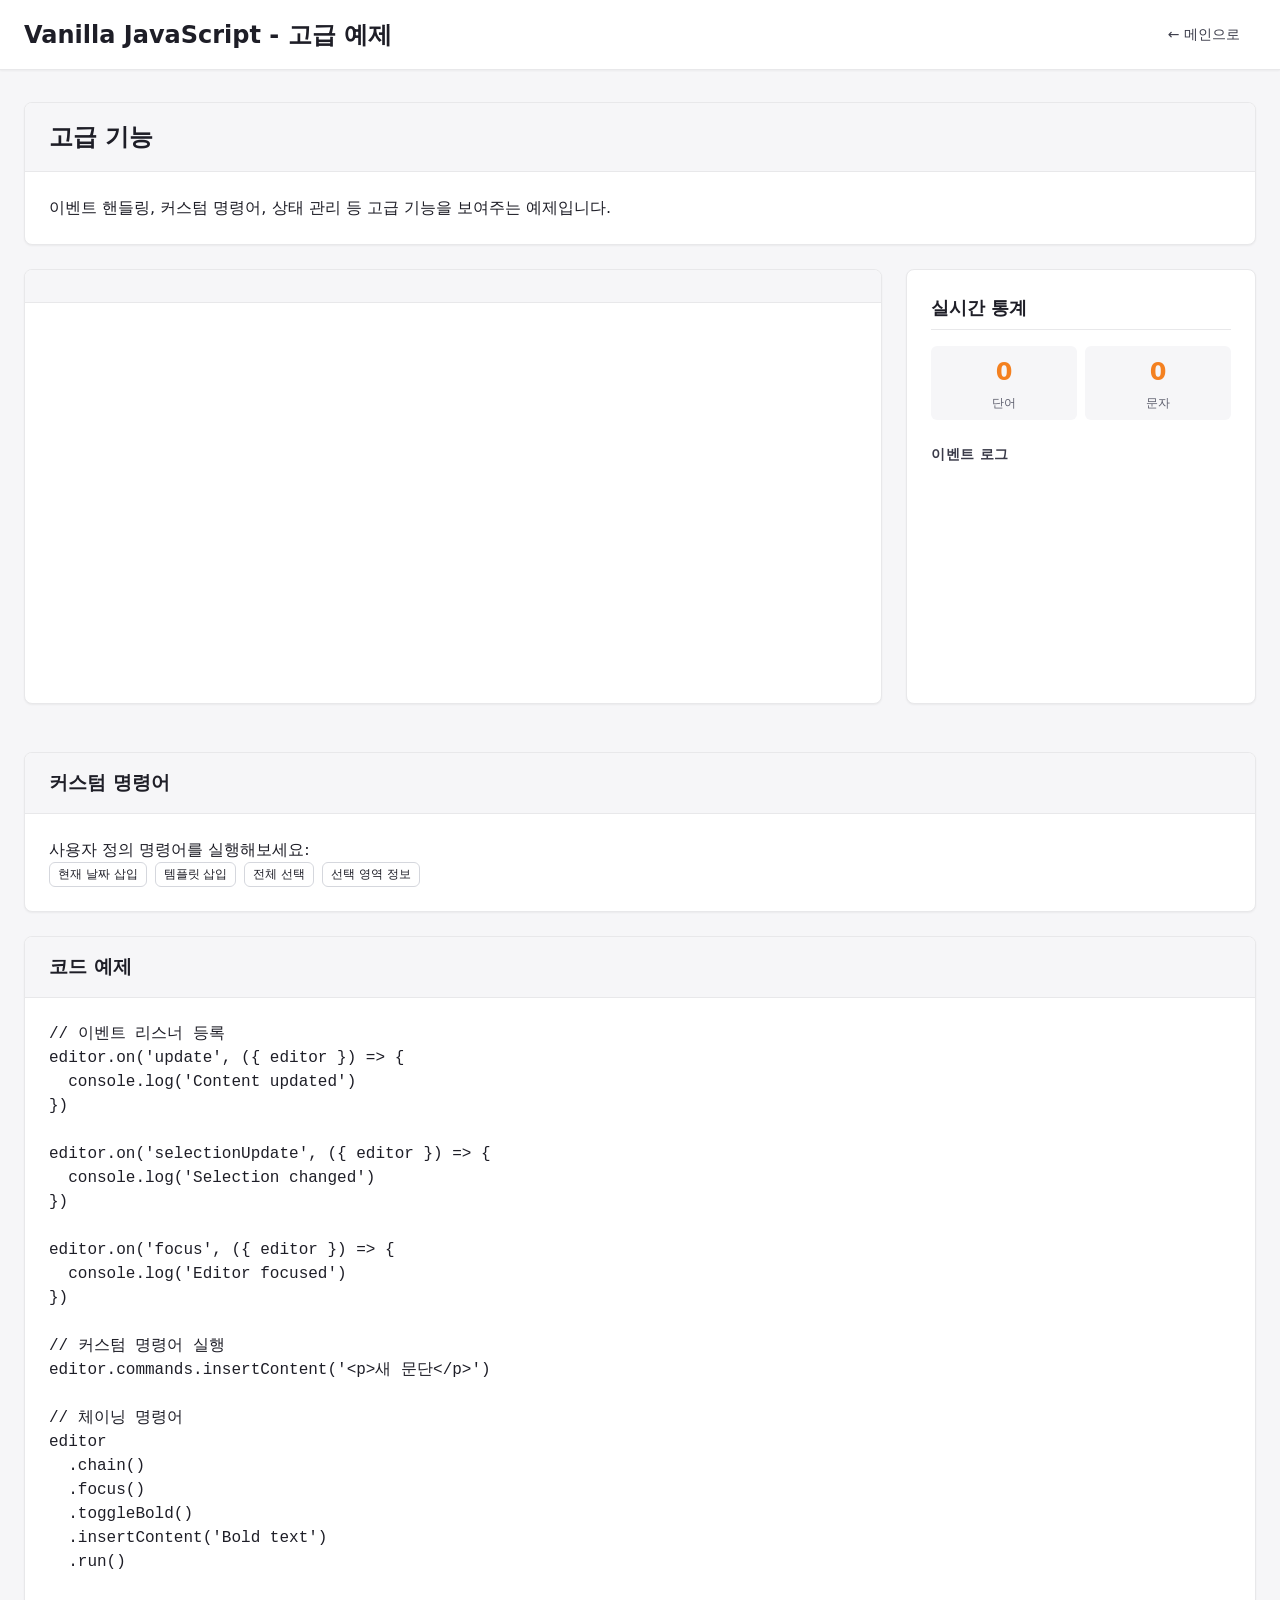
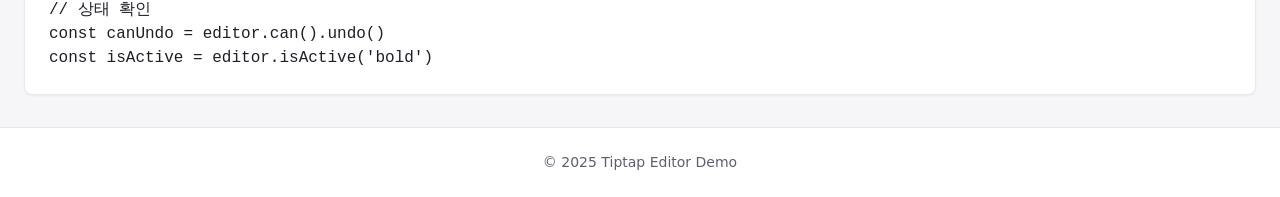
<file: demo/examples/vanilla/advanced.html>
<!DOCTYPE html>
<html lang="ko">
<head>
  <meta charset="UTF-8">
  <meta name="viewport" content="width=device-width, initial-scale=1.0">
  <title>Vanilla JS - 고급 예제 | Tiptap Demo</title>

  <link rel="stylesheet" href="../../assets/css/cloudflare-ui.css">
  <link rel="stylesheet" href="../../assets/css/main.css">
  <link rel="stylesheet" href="../../assets/css/demo.css">
</head>
<body>
  <div class="demo-container">
    <header class="demo-header">
      <div class="header-content">
        <h1>Vanilla JavaScript - 고급 예제</h1>
        <nav class="header-nav">
          <a href="../../index.html" class="nav-link">← 메인으로</a>
        </nav>
      </div>
    </header>

    <main class="demo-main">
      <div class="card mb-lg">
        <div class="card-header">
          <h2>고급 기능</h2>
        </div>
        <div class="card-body">
          <p>이벤트 핸들링, 커스텀 명령어, 상태 관리 등 고급 기능을 보여주는 예제입니다.</p>
        </div>
      </div>

      <div class="demo-layout">
        <div class="editor-section">
          <div class="toolbar" id="toolbar"></div>
          <div id="editor" class="editor-wrapper"></div>
        </div>

        <aside class="config-panel">
          <h3>실시간 통계</h3>
          <div class="config-stats">
            <div class="stat-item">
              <span class="stat-value" id="word-count">0</span>
              <span class="stat-label">단어</span>
            </div>
            <div class="stat-item">
              <span class="stat-value" id="char-count">0</span>
              <span class="stat-label">문자</span>
            </div>
          </div>

          <div class="config-group mt-lg">
            <h4>이벤트 로그</h4>
            <div id="event-log" style="max-height: 200px; overflow-y: auto; font-size: 0.75rem; font-family: var(--cf-font-family-mono);"></div>
          </div>
        </aside>
      </div>

      <div class="card mt-lg">
        <div class="card-header">
          <h3>커스텀 명령어</h3>
        </div>
        <div class="card-body">
          <p>사용자 정의 명령어를 실행해보세요:</p>
          <div style="display: flex; gap: 0.5rem; flex-wrap: wrap;">
            <button class="btn btn-secondary btn-sm" onclick="insertDate()">현재 날짜 삽입</button>
            <button class="btn btn-secondary btn-sm" onclick="insertTemplate()">템플릿 삽입</button>
            <button class="btn btn-secondary btn-sm" onclick="selectAll()">전체 선택</button>
            <button class="btn btn-secondary btn-sm" onclick="getSelection()">선택 영역 정보</button>
          </div>
        </div>
      </div>

      <div class="card mt-lg">
        <div class="card-header">
          <h3>코드 예제</h3>
        </div>
        <div class="card-body">
          <pre><code>// 이벤트 리스너 등록
editor.on('update', ({ editor }) => {
  console.log('Content updated')
})

editor.on('selectionUpdate', ({ editor }) => {
  console.log('Selection changed')
})

editor.on('focus', ({ editor }) => {
  console.log('Editor focused')
})

// 커스텀 명령어 실행
editor.commands.insertContent('&lt;p&gt;새 문단&lt;/p&gt;')

// 체이닝 명령어
editor
  .chain()
  .focus()
  .toggleBold()
  .insertContent('Bold text')
  .run()

// 상태 확인
const canUndo = editor.can().undo()
const isActive = editor.isActive('bold')</code></pre>
        </div>
      </div>
    </main>

    <footer class="demo-footer">
      <p>&copy; 2025 Tiptap Editor Demo</p>
    </footer>
  </div>

  <script src="../../assets/js/icons.js"></script>

  <script type="module">
    import { Editor } from 'https://esm.sh/@tiptap/core@3.7.2'
    import StarterKit from 'https://esm.sh/@tiptap/starter-kit@3.7.2'

    const editor = new Editor({
      element: document.getElementById('editor'),
      extensions: [StarterKit],
      content: '<h2>고급 기능 예제</h2><p>이 에디터는 다양한 이벤트와 커스텀 명령어를 지원합니다.</p>',
      editorProps: {
        attributes: {
          class: 'tiptap-editor'
        }
      }
    })

    // 툴바 생성
    const toolbar = document.getElementById('toolbar')
    const buttons = [
      { icon: 'bold', action: () => editor.chain().focus().toggleBold().run(), active: 'bold' },
      { icon: 'italic', action: () => editor.chain().focus().toggleItalic().run(), active: 'italic' },
      { icon: 'heading1', action: () => editor.chain().focus().toggleHeading({ level: 1 }).run(), active: 'heading' },
      { icon: 'heading2', action: () => editor.chain().focus().toggleHeading({ level: 2 }).run(), active: 'heading' },
      { icon: 'bulletList', action: () => editor.chain().focus().toggleBulletList().run(), active: 'bulletList' },
      { icon: 'orderedList', action: () => editor.chain().focus().toggleOrderedList().run(), active: 'orderedList' }
    ]

    buttons.forEach(btn => {
      const button = document.createElement('button')
      button.className = 'toolbar-button'
      button.innerHTML = window.ToolbarIcons[btn.icon] || btn.icon
      button.onclick = btn.action
      toolbar.appendChild(button)
    })

    // 이벤트 로그
    const eventLog = document.getElementById('event-log')
    function logEvent(event) {
      const time = new Date().toLocaleTimeString('ko-KR')
      const entry = document.createElement('div')
      entry.textContent = `[${time}] ${event}`
      eventLog.insertBefore(entry, eventLog.firstChild)

      // 최대 20개 항목만 유지
      while (eventLog.children.length > 20) {
        eventLog.removeChild(eventLog.lastChild)
      }
    }

    // 이벤트 리스너
    editor.on('update', () => {
      logEvent('update: 콘텐츠 변경됨')
      updateStats()
    })

    editor.on('selectionUpdate', () => {
      logEvent('selectionUpdate: 선택 영역 변경됨')
    })

    editor.on('focus', () => {
      logEvent('focus: 에디터 포커스')
    })

    editor.on('blur', () => {
      logEvent('blur: 에디터 포커스 해제')
    })

    editor.on('transaction', ({ transaction }) => {
      if (transaction.docChanged) {
        logEvent('transaction: 문서 변경 트랜잭션')
      }
    })

    // 통계 업데이트
    function updateStats() {
      const text = editor.getText()
      const words = text.trim().split(/\s+/).filter(w => w).length
      const chars = text.length

      document.getElementById('word-count').textContent = words
      document.getElementById('char-count').textContent = chars
    }

    // 커스텀 명령어 - Expose to window
    window.insertDate = function() {
      const date = new Date().toLocaleDateString('ko-KR', {
        year: 'numeric',
        month: 'long',
        day: 'numeric'
      })
      editor.chain().focus().insertContent(date).run()
    }

    window.insertTemplate = function() {
      const template = `
        <h3>제목</h3>
        <p>여기에 내용을 작성하세요.</p>
        <ul>
          <li>항목 1</li>
          <li>항목 2</li>
          <li>항목 3</li>
        </ul>
      `
      editor.chain().focus().insertContent(template).run()
    }

    window.selectAll = function() {
      editor.commands.selectAll()
      logEvent('selectAll: 전체 선택됨')
    }

    window.getSelection = function() {
      const { from, to } = editor.state.selection
      const text = editor.state.doc.textBetween(from, to, ' ')
      alert(`선택된 텍스트: "${text}"\n범위: ${from} - ${to}`)
    }

    // 초기 통계
    updateStats()
  </script>
</body>
</html>
</file>
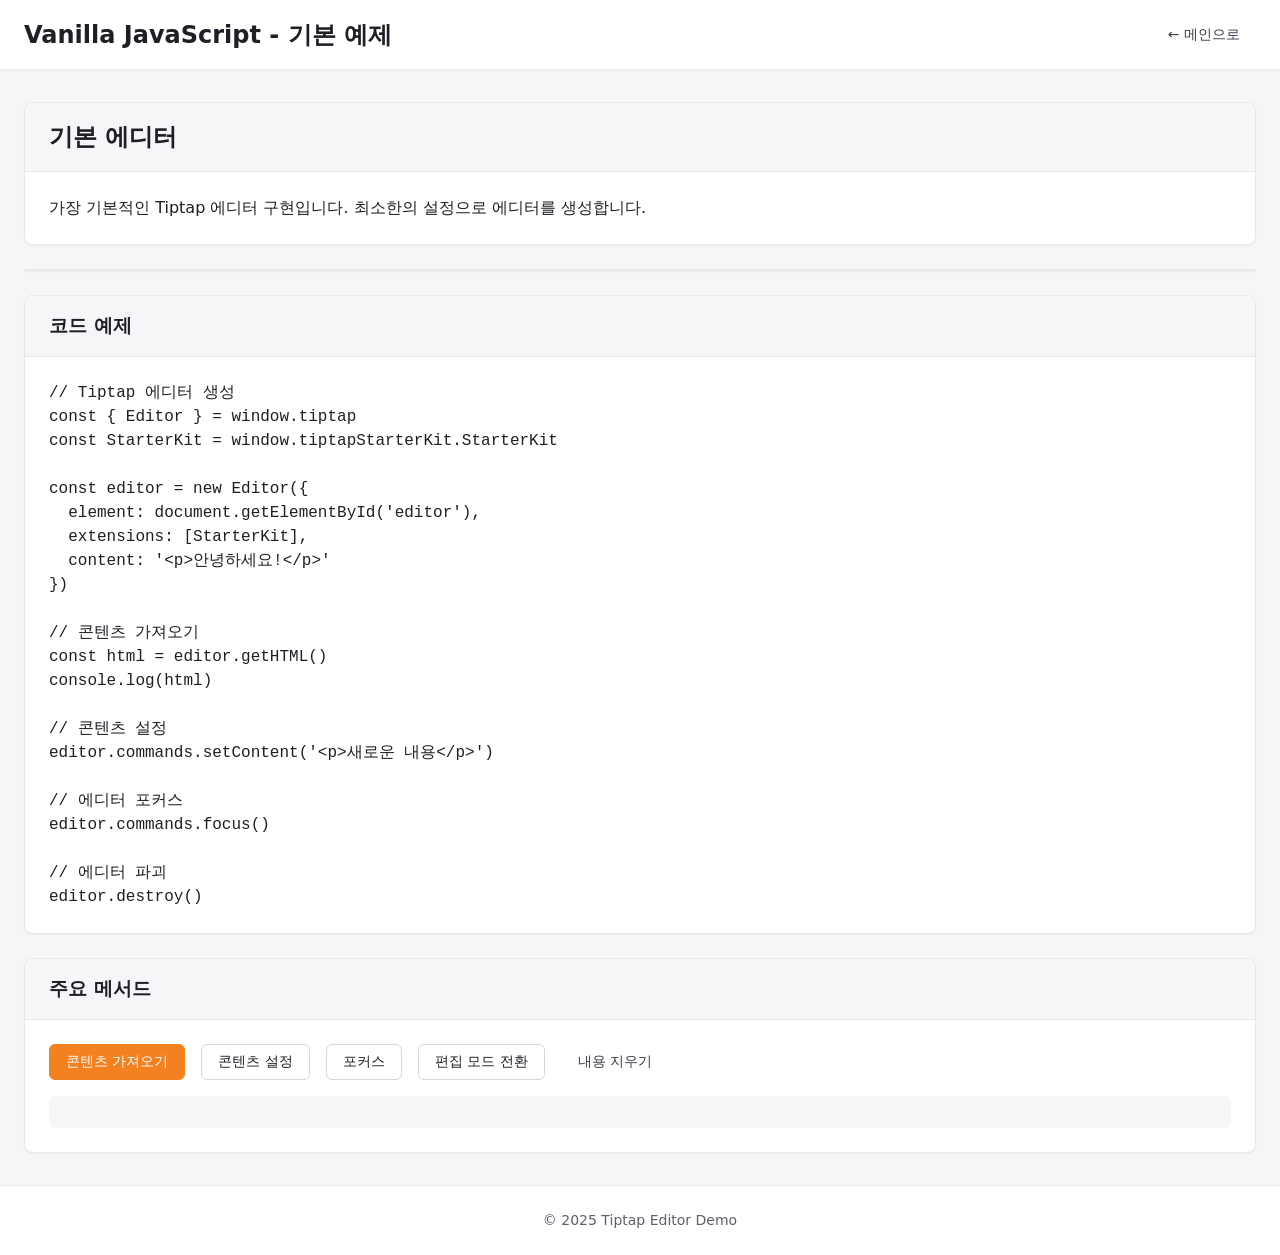
<file: demo/examples/vanilla/basic.html>
<!DOCTYPE html>
<html lang="ko">
<head>
  <meta charset="UTF-8">
  <meta name="viewport" content="width=device-width, initial-scale=1.0">
  <title>Vanilla JS - 기본 예제 | Tiptap Demo</title>

  <link rel="stylesheet" href="../../assets/css/cloudflare-ui.css">
  <link rel="stylesheet" href="../../assets/css/main.css">
  <link rel="stylesheet" href="../../assets/css/demo.css">
</head>
<body>
  <div class="demo-container">
    <header class="demo-header">
      <div class="header-content">
        <h1>Vanilla JavaScript - 기본 예제</h1>
        <nav class="header-nav">
          <a href="../../index.html" class="nav-link">← 메인으로</a>
        </nav>
      </div>
    </header>

    <main class="demo-main">
      <div class="card mb-lg">
        <div class="card-header">
          <h2>기본 에디터</h2>
        </div>
        <div class="card-body">
          <p>가장 기본적인 Tiptap 에디터 구현입니다. 최소한의 설정으로 에디터를 생성합니다.</p>
        </div>
      </div>

      <div class="card">
        <div id="editor"></div>
      </div>

      <div class="card mt-lg">
        <div class="card-header">
          <h3>코드 예제</h3>
        </div>
        <div class="card-body">
          <pre><code>// Tiptap 에디터 생성
const { Editor } = window.tiptap
const StarterKit = window.tiptapStarterKit.StarterKit

const editor = new Editor({
  element: document.getElementById('editor'),
  extensions: [StarterKit],
  content: '&lt;p&gt;안녕하세요!&lt;/p&gt;'
})

// 콘텐츠 가져오기
const html = editor.getHTML()
console.log(html)

// 콘텐츠 설정
editor.commands.setContent('&lt;p&gt;새로운 내용&lt;/p&gt;')

// 에디터 포커스
editor.commands.focus()

// 에디터 파괴
editor.destroy()</code></pre>
        </div>
      </div>

      <div class="card mt-lg">
        <div class="card-header">
          <h3>주요 메서드</h3>
        </div>
        <div class="card-body">
          <div style="display: flex; gap: 1rem; flex-wrap: wrap; margin-bottom: 1rem;">
            <button class="btn btn-primary" onclick="getContent()">콘텐츠 가져오기</button>
            <button class="btn btn-secondary" onclick="setContent()">콘텐츠 설정</button>
            <button class="btn btn-secondary" onclick="focusEditor()">포커스</button>
            <button class="btn btn-secondary" onclick="toggleEditable()">편집 모드 전환</button>
            <button class="btn btn-ghost" onclick="clearEditor()">내용 지우기</button>
          </div>
          <div id="output" style="padding: 1rem; background: var(--cf-gray-1); border-radius: var(--cf-radius-md); font-family: var(--cf-font-family-mono); font-size: 0.875rem; white-space: pre-wrap; word-break: break-all;"></div>
        </div>
      </div>
    </main>

    <footer class="demo-footer">
      <p>&copy; 2025 Tiptap Editor Demo</p>
    </footer>
  </div>

  <script type="module">
    import { Editor } from 'https://esm.sh/@tiptap/core@3.7.2'
    import StarterKit from 'https://esm.sh/@tiptap/starter-kit@3.7.2'

    const editor = new Editor({
      element: document.getElementById('editor'),
      extensions: [StarterKit],
      content: `
        <h2>Vanilla JavaScript로 만든 기본 에디터</h2>
        <p>이것은 <strong>Tiptap</strong>을 사용한 가장 기본적인 예제입니다.</p>
        <ul>
          <li>텍스트 포맷팅 (굵게, 기울임, 취소선)</li>
          <li>제목 (H1, H2, H3)</li>
          <li>목록 (순서 있는 목록, 글머리 기호)</li>
          <li>코드 블록과 인라인 코드</li>
        </ul>
        <p>키보드 단축키를 사용해보세요:</p>
        <ul>
          <li><code>Ctrl+B</code> - 굵게</li>
          <li><code>Ctrl+I</code> - 기울임</li>
          <li><code>Ctrl+Z</code> - 실행 취소</li>
        </ul>
      `,
      editorProps: {
        attributes: {
          class: 'tiptap-editor'
        }
      }
    })

    // Expose functions to window for button clicks
    window.getContent = function() {
      const html = editor.getHTML()
      document.getElementById('output').textContent = html
    }

    window.setContent = function() {
      const newContent = prompt('새로운 콘텐츠를 입력하세요:', '<p>새로운 내용</p>')
      if (newContent) {
        editor.commands.setContent(newContent)
      }
    }

    window.focusEditor = function() {
      editor.commands.focus()
    }

    window.toggleEditable = function() {
      editor.setEditable(!editor.isEditable)
      alert(`편집 모드: ${editor.isEditable ? '활성화' : '비활성화'}`)
    }

    window.clearEditor = function() {
      if (confirm('모든 내용을 지우시겠습니까?')) {
        editor.commands.clearContent()
      }
    }
  </script>
</body>
</html>
</file>
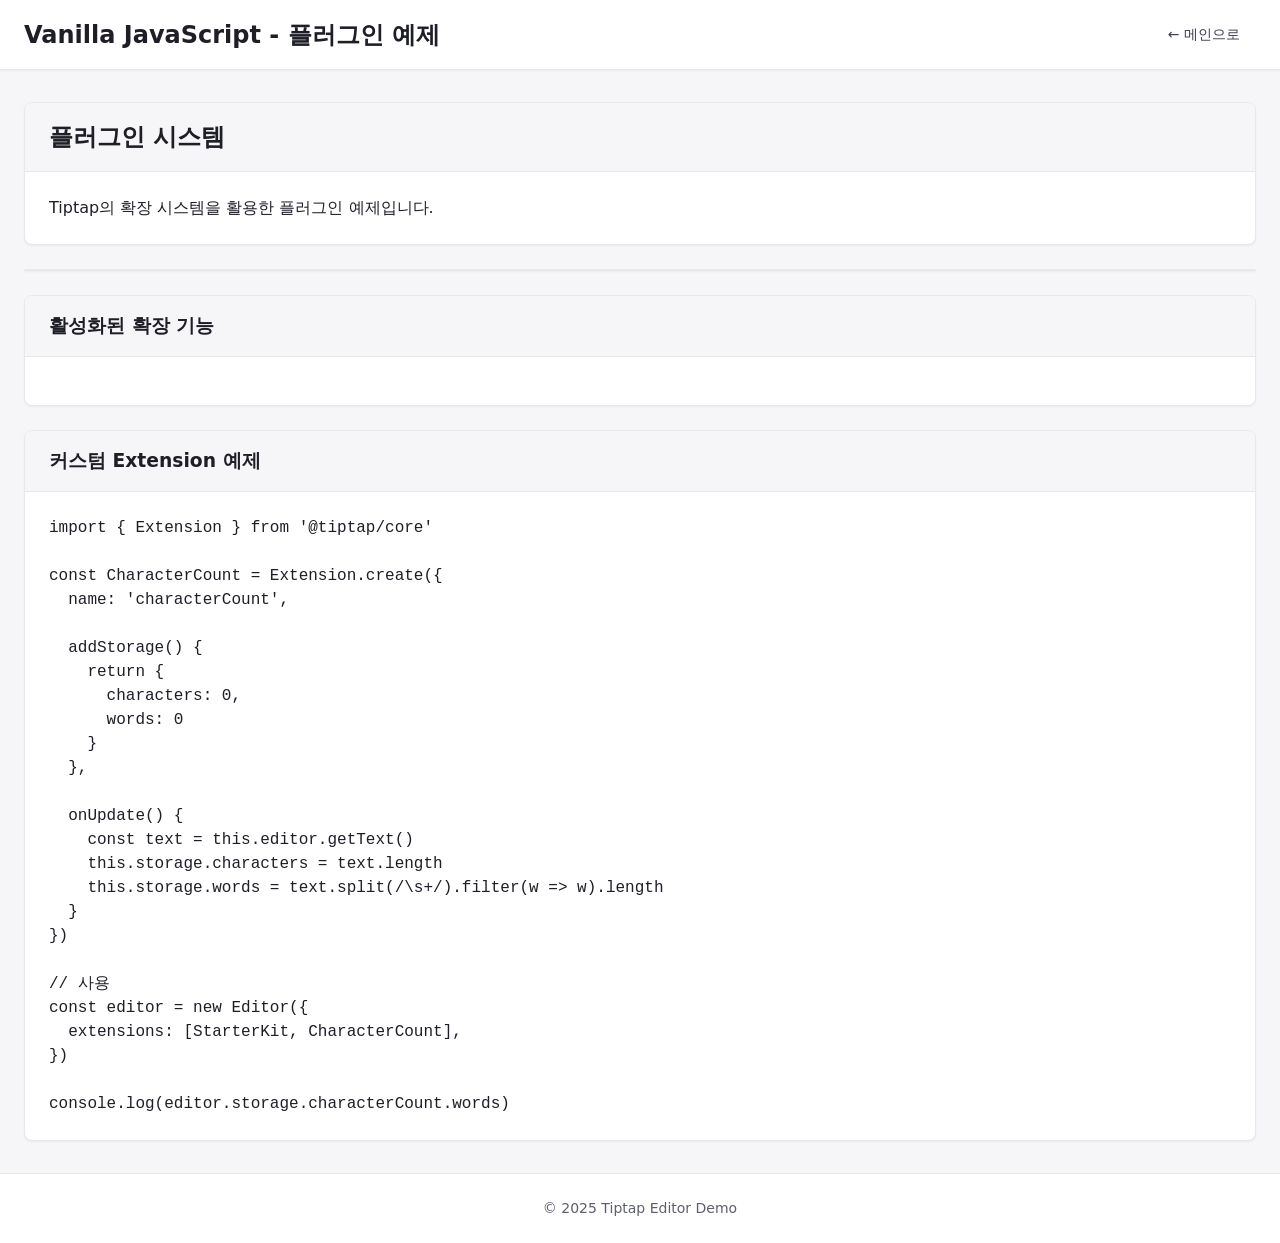
<file: demo/examples/vanilla/plugins.html>
<!DOCTYPE html>
<html lang="ko">
<head>
  <meta charset="UTF-8">
  <meta name="viewport" content="width=device-width, initial-scale=1.0">
  <title>Vanilla JS - 플러그인 예제 | Tiptap Demo</title>

  <link rel="stylesheet" href="../../assets/css/cloudflare-ui.css">
  <link rel="stylesheet" href="../../assets/css/main.css">
  <link rel="stylesheet" href="../../assets/css/demo.css">
</head>
<body>
  <div class="demo-container">
    <header class="demo-header">
      <div class="header-content">
        <h1>Vanilla JavaScript - 플러그인 예제</h1>
        <nav class="header-nav">
          <a href="../../index.html" class="nav-link">← 메인으로</a>
        </nav>
      </div>
    </header>

    <main class="demo-main">
      <div class="card mb-lg">
        <div class="card-header">
          <h2>플러그인 시스템</h2>
        </div>
        <div class="card-body">
          <p>Tiptap의 확장 시스템을 활용한 플러그인 예제입니다.</p>
        </div>
      </div>

      <div class="card">
        <div id="editor"></div>
      </div>

      <div class="card mt-lg">
        <div class="card-header">
          <h3>활성화된 확장 기능</h3>
        </div>
        <div class="card-body">
          <div id="extensions-list"></div>
        </div>
      </div>

      <div class="card mt-lg">
        <div class="card-header">
          <h3>커스텀 Extension 예제</h3>
        </div>
        <div class="card-body">
          <pre><code>import { Extension } from '@tiptap/core'

const CharacterCount = Extension.create({
  name: 'characterCount',

  addStorage() {
    return {
      characters: 0,
      words: 0
    }
  },

  onUpdate() {
    const text = this.editor.getText()
    this.storage.characters = text.length
    this.storage.words = text.split(/\s+/).filter(w => w).length
  }
})

// 사용
const editor = new Editor({
  extensions: [StarterKit, CharacterCount],
})

console.log(editor.storage.characterCount.words)</code></pre>
        </div>
      </div>
    </main>

    <footer class="demo-footer">
      <p>&copy; 2025 Tiptap Editor Demo</p>
    </footer>
  </div>

  <script type="module">
    import { Editor } from 'https://esm.sh/@tiptap/core@3.7.2'
    import StarterKit from 'https://esm.sh/@tiptap/starter-kit@3.7.2'

    const editor = new Editor({
      element: document.getElementById('editor'),
      extensions: [StarterKit],
      content: `
        <h2>플러그인 시스템</h2>
        <p>Tiptap은 강력한 확장 시스템을 제공합니다. StarterKit은 다음과 같은 확장들을 포함합니다:</p>
        <ul>
          <li><strong>Document</strong> - 문서의 최상위 노드</li>
          <li><strong>Paragraph</strong> - 문단</li>
          <li><strong>Text</strong> - 텍스트</li>
          <li><strong>Bold, Italic, Strike</strong> - 텍스트 스타일</li>
          <li><strong>Heading</strong> - 제목 (H1-H6)</li>
          <li><strong>BulletList, OrderedList</strong> - 목록</li>
          <li><strong>Code, CodeBlock</strong> - 코드</li>
          <li><strong>Blockquote</strong> - 인용문</li>
          <li><strong>HardBreak, HorizontalRule</strong> - 줄바꿈과 구분선</li>
          <li><strong>History</strong> - 실행 취소/재실행</li>
        </ul>
        <p>각 확장은 독립적으로 활성화하거나 비활성화할 수 있습니다.</p>
      `,
      editorProps: {
        attributes: {
          class: 'tiptap-editor'
        }
      }
    })

    // 확장 목록 표시
    const extensionsList = document.getElementById('extensions-list')
    const extensions = editor.extensionManager.extensions

    extensionsList.innerHTML = `
      <div style="display: grid; grid-template-columns: repeat(auto-fill, minmax(150px, 1fr)); gap: 0.5rem;">
        ${extensions.map(ext => `
          <div class="config-value">${ext.name}</div>
        `).join('')}
      </div>
    `
  </script>
</body>
</html>
</file>
<file: demo/assets/css/cloudflare-ui.css>
/**
 * Cloudflare UI Design System
 * Design tokens and component styles inspired by Cloudflare's design system
 */

/* ========================================
   Design Tokens - CSS Variables
   ======================================== */

:root {
  /* Primary Colors */
  --cf-orange: #F48120;
  --cf-orange-dark: #D56D15;
  --cf-orange-light: #F9A05E;

  --cf-blue: #0051C3;
  --cf-blue-dark: #003A8C;
  --cf-blue-light: #3377D6;

  /* Neutral Colors */
  --cf-gray-0: #FFFFFF;
  --cf-gray-1: #F6F6F8;
  --cf-gray-2: #E8E8EA;
  --cf-gray-3: #D5D7DD;
  --cf-gray-4: #B3B6BD;
  --cf-gray-5: #8B8FA3;
  --cf-gray-6: #5E5F6E;
  --cf-gray-7: #3A3B49;
  --cf-gray-8: #1E1E27;
  --cf-gray-9: #000000;

  /* Semantic Colors */
  --cf-success: #2DA771;
  --cf-warning: #F48120;
  --cf-error: #D93025;
  --cf-info: #0051C3;

  /* Typography */
  --cf-font-family: system-ui, -apple-system, BlinkMacSystemFont, 'Segoe UI', Roboto, 'Helvetica Neue', Arial, sans-serif;
  --cf-font-family-mono: 'SF Mono', Monaco, 'Cascadia Code', 'Roboto Mono', Consolas, 'Courier New', monospace;

  --cf-font-size-xs: 12px;
  --cf-font-size-sm: 14px;
  --cf-font-size-base: 16px;
  --cf-font-size-lg: 18px;
  --cf-font-size-xl: 20px;
  --cf-font-size-2xl: 24px;
  --cf-font-size-3xl: 30px;
  --cf-font-size-4xl: 36px;

  --cf-font-weight-normal: 400;
  --cf-font-weight-medium: 500;
  --cf-font-weight-semibold: 600;
  --cf-font-weight-bold: 700;

  --cf-line-height-tight: 1.25;
  --cf-line-height-normal: 1.5;
  --cf-line-height-relaxed: 1.75;

  /* Spacing */
  --cf-space-xs: 4px;
  --cf-space-sm: 8px;
  --cf-space-md: 16px;
  --cf-space-lg: 24px;
  --cf-space-xl: 32px;
  --cf-space-2xl: 48px;
  --cf-space-3xl: 64px;

  /* Border Radius */
  --cf-radius-sm: 4px;
  --cf-radius-md: 6px;
  --cf-radius-lg: 8px;
  --cf-radius-xl: 12px;
  --cf-radius-full: 9999px;

  /* Shadows */
  --cf-shadow-sm: 0 1px 2px 0 rgba(0, 0, 0, 0.05);
  --cf-shadow-md: 0 4px 6px -1px rgba(0, 0, 0, 0.1), 0 2px 4px -1px rgba(0, 0, 0, 0.06);
  --cf-shadow-lg: 0 10px 15px -3px rgba(0, 0, 0, 0.1), 0 4px 6px -2px rgba(0, 0, 0, 0.05);
  --cf-shadow-xl: 0 20px 25px -5px rgba(0, 0, 0, 0.1), 0 10px 10px -5px rgba(0, 0, 0, 0.04);

  /* Transitions */
  --cf-transition-fast: 150ms ease-in-out;
  --cf-transition-base: 200ms ease-in-out;
  --cf-transition-slow: 300ms ease-in-out;

  /* Z-index */
  --cf-z-dropdown: 1000;
  --cf-z-sticky: 1020;
  --cf-z-fixed: 1030;
  --cf-z-modal-backdrop: 1040;
  --cf-z-modal: 1050;
  --cf-z-popover: 1060;
  --cf-z-tooltip: 1070;
}

/* ========================================
   Base Styles
   ======================================== */

* {
  box-sizing: border-box;
  margin: 0;
  padding: 0;
}

body {
  font-family: var(--cf-font-family);
  font-size: var(--cf-font-size-base);
  line-height: var(--cf-line-height-normal);
  color: var(--cf-gray-8);
  background-color: var(--cf-gray-1);
  -webkit-font-smoothing: antialiased;
  -moz-osx-font-smoothing: grayscale;
}

/* ========================================
   Button Component
   ======================================== */

.btn {
  display: inline-flex;
  align-items: center;
  justify-content: center;
  padding: var(--cf-space-sm) var(--cf-space-md);
  font-family: var(--cf-font-family);
  font-size: var(--cf-font-size-sm);
  font-weight: var(--cf-font-weight-medium);
  line-height: var(--cf-line-height-tight);
  text-decoration: none;
  border: 1px solid transparent;
  border-radius: var(--cf-radius-md);
  cursor: pointer;
  transition: all var(--cf-transition-base);
  white-space: nowrap;
  user-select: none;
}

.btn:disabled {
  opacity: 0.5;
  cursor: not-allowed;
}

.btn-primary {
  color: var(--cf-gray-0);
  background-color: var(--cf-orange);
  border-color: var(--cf-orange);
}

.btn-primary:hover:not(:disabled) {
  background-color: var(--cf-orange-dark);
  border-color: var(--cf-orange-dark);
}

.btn-primary:active:not(:disabled) {
  transform: translateY(1px);
}

.btn-secondary {
  color: var(--cf-gray-8);
  background-color: var(--cf-gray-0);
  border-color: var(--cf-gray-3);
}

.btn-secondary:hover:not(:disabled) {
  background-color: var(--cf-gray-1);
  border-color: var(--cf-gray-4);
}

.btn-ghost {
  color: var(--cf-gray-7);
  background-color: transparent;
  border-color: transparent;
}

.btn-ghost:hover:not(:disabled) {
  background-color: var(--cf-gray-2);
}

.btn-sm {
  padding: var(--cf-space-xs) var(--cf-space-sm);
  font-size: var(--cf-font-size-xs);
}

.btn-lg {
  padding: var(--cf-space-md) var(--cf-space-lg);
  font-size: var(--cf-font-size-base);
}

/* ========================================
   Card Component
   ======================================== */

.card {
  background-color: var(--cf-gray-0);
  border: 1px solid var(--cf-gray-2);
  border-radius: var(--cf-radius-lg);
  box-shadow: var(--cf-shadow-sm);
  overflow: hidden;
}

.card-header {
  padding: var(--cf-space-md) var(--cf-space-lg);
  border-bottom: 1px solid var(--cf-gray-2);
  background-color: var(--cf-gray-1);
}

.card-body {
  padding: var(--cf-space-lg);
}

.card-footer {
  padding: var(--cf-space-md) var(--cf-space-lg);
  border-top: 1px solid var(--cf-gray-2);
  background-color: var(--cf-gray-1);
}

/* ========================================
   Form Elements
   ======================================== */

.input,
.select,
.textarea {
  width: 100%;
  padding: var(--cf-space-sm) var(--cf-space-md);
  font-family: var(--cf-font-family);
  font-size: var(--cf-font-size-sm);
  line-height: var(--cf-line-height-normal);
  color: var(--cf-gray-8);
  background-color: var(--cf-gray-0);
  border: 1px solid var(--cf-gray-3);
  border-radius: var(--cf-radius-md);
  transition: all var(--cf-transition-base);
}

.input:focus,
.select:focus,
.textarea:focus {
  outline: none;
  border-color: var(--cf-blue);
  box-shadow: 0 0 0 3px rgba(0, 81, 195, 0.1);
}

.input:disabled,
.select:disabled,
.textarea:disabled {
  background-color: var(--cf-gray-1);
  cursor: not-allowed;
}

.textarea {
  resize: vertical;
  min-height: 100px;
}

.checkbox,
.radio {
  width: 16px;
  height: 16px;
  accent-color: var(--cf-orange);
  cursor: pointer;
}

.label {
  display: block;
  margin-bottom: var(--cf-space-xs);
  font-size: var(--cf-font-size-sm);
  font-weight: var(--cf-font-weight-medium);
  color: var(--cf-gray-7);
}

/* ========================================
   Alert Component
   ======================================== */

.alert {
  padding: var(--cf-space-md);
  border: 1px solid transparent;
  border-radius: var(--cf-radius-md);
  margin-bottom: var(--cf-space-md);
}

.alert-success {
  color: var(--cf-success);
  background-color: rgba(45, 167, 113, 0.1);
  border-color: var(--cf-success);
}

.alert-warning {
  color: var(--cf-warning);
  background-color: rgba(244, 129, 32, 0.1);
  border-color: var(--cf-warning);
}

.alert-error {
  color: var(--cf-error);
  background-color: rgba(217, 48, 37, 0.1);
  border-color: var(--cf-error);
}

.alert-info {
  color: var(--cf-info);
  background-color: rgba(0, 81, 195, 0.1);
  border-color: var(--cf-info);
}

/* ========================================
   Modal Component
   ======================================== */

.modal {
  display: none;
  position: fixed;
  top: 0;
  left: 0;
  width: 100%;
  height: 100%;
  background-color: rgba(0, 0, 0, 0.5);
  z-index: var(--cf-z-modal-backdrop);
  align-items: center;
  justify-content: center;
}

.modal.active {
  display: flex;
}

.modal-content {
  background-color: var(--cf-gray-0);
  border-radius: var(--cf-radius-lg);
  box-shadow: var(--cf-shadow-xl);
  max-width: 600px;
  width: 90%;
  max-height: 90vh;
  overflow: hidden;
  display: flex;
  flex-direction: column;
}

.modal-header {
  display: flex;
  align-items: center;
  justify-content: space-between;
  padding: var(--cf-space-lg);
  border-bottom: 1px solid var(--cf-gray-2);
}

.modal-header h3 {
  font-size: var(--cf-font-size-xl);
  font-weight: var(--cf-font-weight-semibold);
  color: var(--cf-gray-8);
}

.modal-close {
  background: none;
  border: none;
  font-size: var(--cf-font-size-2xl);
  color: var(--cf-gray-5);
  cursor: pointer;
  padding: 0;
  width: 32px;
  height: 32px;
  display: flex;
  align-items: center;
  justify-content: center;
  border-radius: var(--cf-radius-md);
  transition: all var(--cf-transition-base);
}

.modal-close:hover {
  background-color: var(--cf-gray-2);
  color: var(--cf-gray-7);
}

.modal-body {
  padding: var(--cf-space-lg);
  overflow-y: auto;
  flex: 1;
}

.modal-footer {
  padding: var(--cf-space-lg);
  border-top: 1px solid var(--cf-gray-2);
  display: flex;
  justify-content: flex-end;
  gap: var(--cf-space-sm);
}

/* ========================================
   Navigation
   ======================================== */

.nav-link {
  display: inline-block;
  padding: var(--cf-space-sm) var(--cf-space-md);
  color: var(--cf-gray-7);
  text-decoration: none;
  font-size: var(--cf-font-size-sm);
  font-weight: var(--cf-font-weight-medium);
  border-radius: var(--cf-radius-md);
  transition: all var(--cf-transition-base);
}

.nav-link:hover {
  color: var(--cf-gray-8);
  background-color: var(--cf-gray-2);
}

.nav-link.active {
  color: var(--cf-orange);
  background-color: rgba(244, 129, 32, 0.1);
}

/* ========================================
   Utilities
   ======================================== */

.text-center {
  text-align: center;
}

.text-right {
  text-align: right;
}

.mt-xs { margin-top: var(--cf-space-xs); }
.mt-sm { margin-top: var(--cf-space-sm); }
.mt-md { margin-top: var(--cf-space-md); }
.mt-lg { margin-top: var(--cf-space-lg); }
.mt-xl { margin-top: var(--cf-space-xl); }

.mb-xs { margin-bottom: var(--cf-space-xs); }
.mb-sm { margin-bottom: var(--cf-space-sm); }
.mb-md { margin-bottom: var(--cf-space-md); }
.mb-lg { margin-bottom: var(--cf-space-lg); }
.mb-xl { margin-bottom: var(--cf-space-xl); }

.p-xs { padding: var(--cf-space-xs); }
.p-sm { padding: var(--cf-space-sm); }
.p-md { padding: var(--cf-space-md); }
.p-lg { padding: var(--cf-space-lg); }
.p-xl { padding: var(--cf-space-xl); }
</file>
<file: demo/assets/css/main.css>
/**
 * Main Styles
 * Layout and structure for the demo application
 */

/* ========================================
   Layout
   ======================================== */

.demo-container {
  min-height: 100vh;
  display: flex;
  flex-direction: column;
}

.demo-header {
  background-color: var(--cf-gray-0);
  border-bottom: 1px solid var(--cf-gray-2);
  box-shadow: var(--cf-shadow-sm);
  position: sticky;
  top: 0;
  z-index: var(--cf-z-sticky);
}

.header-content {
  max-width: 1400px;
  margin: 0 auto;
  padding: var(--cf-space-md) var(--cf-space-lg);
  display: flex;
  align-items: center;
  justify-content: space-between;
}

.demo-header h1 {
  font-size: var(--cf-font-size-2xl);
  font-weight: var(--cf-font-weight-bold);
  color: var(--cf-gray-8);
  margin: 0;
}

.header-nav {
  display: flex;
  gap: var(--cf-space-sm);
}

.demo-main {
  flex: 1;
  max-width: 1400px;
  width: 100%;
  margin: 0 auto;
  padding: var(--cf-space-xl) var(--cf-space-lg);
}

.demo-footer {
  background-color: var(--cf-gray-0);
  border-top: 1px solid var(--cf-gray-2);
  padding: var(--cf-space-lg);
  text-align: center;
  color: var(--cf-gray-6);
  font-size: var(--cf-font-size-sm);
}

/* ========================================
   Tabs
   ======================================== */

.demo-tabs {
  display: flex;
  gap: var(--cf-space-sm);
  margin-bottom: var(--cf-space-xl);
  border-bottom: 2px solid var(--cf-gray-2);
}

.tab-button {
  padding: var(--cf-space-md) var(--cf-space-lg);
  background: none;
  border: none;
  border-bottom: 2px solid transparent;
  margin-bottom: -2px;
  color: var(--cf-gray-6);
  font-size: var(--cf-font-size-base);
  font-weight: var(--cf-font-weight-medium);
  cursor: pointer;
  transition: all var(--cf-transition-base);
}

.tab-button:hover {
  color: var(--cf-gray-8);
  background-color: var(--cf-gray-1);
}

.tab-button.active {
  color: var(--cf-orange);
  border-bottom-color: var(--cf-orange);
}

.tab-content {
  display: none;
}

.tab-content.active {
  display: block;
}

/* ========================================
   Demo Layout
   ======================================== */

.demo-layout {
  display: grid;
  grid-template-columns: 1fr 350px;
  gap: var(--cf-space-lg);
  margin-bottom: var(--cf-space-2xl);
}

@media (max-width: 1024px) {
  .demo-layout {
    grid-template-columns: 1fr;
  }

  .config-panel {
    order: -1;
  }
}

.editor-section {
  background-color: var(--cf-gray-0);
  border: 1px solid var(--cf-gray-2);
  border-radius: var(--cf-radius-lg);
  box-shadow: var(--cf-shadow-sm);
  overflow: hidden;
}

.config-panel {
  background-color: var(--cf-gray-0);
  border: 1px solid var(--cf-gray-2);
  border-radius: var(--cf-radius-lg);
  box-shadow: var(--cf-shadow-sm);
  padding: var(--cf-space-lg);
  max-height: 800px;
  overflow-y: auto;
}

.config-panel h3 {
  font-size: var(--cf-font-size-lg);
  font-weight: var(--cf-font-weight-semibold);
  color: var(--cf-gray-8);
  margin-bottom: var(--cf-space-md);
  padding-bottom: var(--cf-space-sm);
  border-bottom: 1px solid var(--cf-gray-2);
}

/* ========================================
   Examples Section
   ======================================== */

.examples-section {
  margin-top: var(--cf-space-3xl);
}

.examples-section h2 {
  font-size: var(--cf-font-size-3xl);
  font-weight: var(--cf-font-weight-bold);
  color: var(--cf-gray-8);
  margin-bottom: var(--cf-space-xl);
}

.examples-grid {
  display: grid;
  grid-template-columns: repeat(auto-fit, minmax(300px, 1fr));
  gap: var(--cf-space-lg);
}

.example-card {
  background-color: var(--cf-gray-0);
  border: 1px solid var(--cf-gray-2);
  border-radius: var(--cf-radius-lg);
  padding: var(--cf-space-lg);
  box-shadow: var(--cf-shadow-sm);
  transition: all var(--cf-transition-base);
}

.example-card:hover {
  box-shadow: var(--cf-shadow-md);
  transform: translateY(-2px);
}

.example-card h3 {
  font-size: var(--cf-font-size-xl);
  font-weight: var(--cf-font-weight-semibold);
  color: var(--cf-gray-8);
  margin-bottom: var(--cf-space-md);
}

.example-card ul {
  list-style: none;
}

.example-card li {
  margin-bottom: var(--cf-space-sm);
}

.example-card a {
  color: var(--cf-blue);
  text-decoration: none;
  font-size: var(--cf-font-size-sm);
  transition: color var(--cf-transition-base);
}

.example-card a:hover {
  color: var(--cf-blue-dark);
  text-decoration: underline;
}

/* ========================================
   Responsive Design
   ======================================== */

@media (max-width: 768px) {
  .demo-header h1 {
    font-size: var(--cf-font-size-xl);
  }

  .header-nav {
    flex-direction: column;
    gap: var(--cf-space-xs);
  }

  .demo-main {
    padding: var(--cf-space-lg) var(--cf-space-md);
  }

  .demo-tabs {
    overflow-x: auto;
    -webkit-overflow-scrolling: touch;
  }

  .tab-button {
    padding: var(--cf-space-sm) var(--cf-space-md);
    font-size: var(--cf-font-size-sm);
  }

  .examples-grid {
    grid-template-columns: 1fr;
  }
}
</file>
<file: demo/assets/css/demo.css>
/**
 * Demo-specific Styles
 * Editor, toolbar, and interactive component styles
 */

/* ========================================
   Toolbar
   ======================================== */

.toolbar {
  display: flex;
  flex-wrap: wrap;
  gap: var(--cf-space-xs);
  padding: var(--cf-space-md);
  background-color: var(--cf-gray-1);
  border-bottom: 1px solid var(--cf-gray-2);
}

.toolbar-group {
  display: flex;
  gap: var(--cf-space-xs);
  padding: 0 var(--cf-space-sm);
  border-right: 1px solid var(--cf-gray-3);
}

.toolbar-group:last-child {
  border-right: none;
}

.toolbar-button {
  display: inline-flex;
  align-items: center;
  justify-content: center;
  width: 32px;
  height: 32px;
  padding: 0;
  background-color: transparent;
  border: 1px solid transparent;
  border-radius: var(--cf-radius-sm);
  color: var(--cf-gray-7);
  cursor: pointer;
  transition: all var(--cf-transition-fast);
}

.toolbar-button svg {
  width: 20px;
  height: 20px;
  fill: currentColor;
}

.toolbar-button:hover {
  background-color: var(--cf-gray-2);
  color: var(--cf-gray-8);
}

.toolbar-button.is-active {
  background-color: var(--cf-orange);
  color: var(--cf-gray-0);
}

.toolbar-button:disabled {
  opacity: 0.4;
  cursor: not-allowed;
}

.toolbar-separator {
  width: 1px;
  height: 24px;
  background-color: var(--cf-gray-3);
  margin: 0 var(--cf-space-xs);
}

/* ========================================
   Editor
   ======================================== */

.editor-wrapper {
  min-height: 400px;
  max-height: 600px;
  overflow-y: auto;
}

.tiptap-editor {
  padding: var(--cf-space-lg);
  min-height: 400px;
  outline: none;
  font-size: var(--cf-font-size-base);
  line-height: var(--cf-line-height-relaxed);
  color: var(--cf-gray-8);
}

.tiptap-editor > * + * {
  margin-top: 0.75em;
}

/* Headings */
.tiptap-editor h1 {
  font-size: var(--cf-font-size-4xl);
  font-weight: var(--cf-font-weight-bold);
  line-height: var(--cf-line-height-tight);
  color: var(--cf-gray-9);
}

.tiptap-editor h2 {
  font-size: var(--cf-font-size-3xl);
  font-weight: var(--cf-font-weight-bold);
  line-height: var(--cf-line-height-tight);
  color: var(--cf-gray-9);
}

.tiptap-editor h3 {
  font-size: var(--cf-font-size-2xl);
  font-weight: var(--cf-font-weight-semibold);
  line-height: var(--cf-line-height-tight);
  color: var(--cf-gray-9);
}

.tiptap-editor h4 {
  font-size: var(--cf-font-size-xl);
  font-weight: var(--cf-font-weight-semibold);
  line-height: var(--cf-line-height-tight);
  color: var(--cf-gray-9);
}

/* Paragraph */
.tiptap-editor p {
  margin: 0;
}

/* Lists */
.tiptap-editor ul,
.tiptap-editor ol {
  padding-left: var(--cf-space-xl);
}

.tiptap-editor li {
  margin-top: var(--cf-space-xs);
}

.tiptap-editor li p {
  margin: 0;
}

/* Code */
.tiptap-editor code {
  padding: 2px 6px;
  background-color: var(--cf-gray-2);
  border-radius: var(--cf-radius-sm);
  font-family: var(--cf-font-family-mono);
  font-size: 0.9em;
  color: var(--cf-error);
}

.tiptap-editor pre {
  background-color: var(--cf-gray-8);
  color: var(--cf-gray-0);
  padding: var(--cf-space-md);
  border-radius: var(--cf-radius-md);
  overflow-x: auto;
}

.tiptap-editor pre code {
  padding: 0;
  background: none;
  color: inherit;
  font-size: var(--cf-font-size-sm);
}

/* Blockquote */
.tiptap-editor blockquote {
  border-left: 3px solid var(--cf-orange);
  padding-left: var(--cf-space-md);
  margin-left: 0;
  font-style: italic;
  color: var(--cf-gray-6);
}

/* Horizontal Rule */
.tiptap-editor hr {
  border: none;
  border-top: 2px solid var(--cf-gray-3);
  margin: var(--cf-space-xl) 0;
}

/* Link */
.tiptap-editor a {
  color: var(--cf-blue);
  text-decoration: underline;
  cursor: pointer;
}

.tiptap-editor a:hover {
  color: var(--cf-blue-dark);
}

/* Image */
.tiptap-editor img {
  max-width: 100%;
  height: auto;
  border-radius: var(--cf-radius-md);
}

/* Mark styles */
.tiptap-editor strong {
  font-weight: var(--cf-font-weight-bold);
}

.tiptap-editor em {
  font-style: italic;
}

.tiptap-editor s {
  text-decoration: line-through;
}

.tiptap-editor u {
  text-decoration: underline;
}

.tiptap-editor mark {
  background-color: #FFF59D;
  padding: 2px 4px;
  border-radius: 2px;
}

/* Placeholder */
.tiptap-editor p.is-editor-empty:first-child::before {
  content: attr(data-placeholder);
  float: left;
  color: var(--cf-gray-5);
  pointer-events: none;
  height: 0;
}

/* Selection */
.tiptap-editor ::selection {
  background-color: rgba(244, 129, 32, 0.2);
}

/* ========================================
   Editor Controls
   ======================================== */

.editor-controls {
  display: flex;
  gap: var(--cf-space-sm);
  padding: var(--cf-space-md);
  background-color: var(--cf-gray-1);
  border-top: 1px solid var(--cf-gray-2);
}

/* ========================================
   Config Panel
   ======================================== */

.config-content {
  display: flex;
  flex-direction: column;
  gap: var(--cf-space-md);
}

.config-group {
  padding-bottom: var(--cf-space-md);
  border-bottom: 1px solid var(--cf-gray-2);
}

.config-group:last-child {
  border-bottom: none;
}

.config-group h4 {
  font-size: var(--cf-font-size-sm);
  font-weight: var(--cf-font-weight-semibold);
  color: var(--cf-gray-7);
  margin-bottom: var(--cf-space-sm);
  text-transform: uppercase;
  letter-spacing: 0.5px;
}

.config-item {
  display: flex;
  justify-content: space-between;
  align-items: center;
  padding: var(--cf-space-xs) 0;
  font-size: var(--cf-font-size-sm);
}

.config-label {
  color: var(--cf-gray-7);
  font-weight: var(--cf-font-weight-medium);
}

.config-value {
  color: var(--cf-gray-8);
  font-family: var(--cf-font-family-mono);
  font-size: var(--cf-font-size-xs);
  background-color: var(--cf-gray-2);
  padding: 2px 6px;
  border-radius: var(--cf-radius-sm);
}

.config-stats {
  display: grid;
  grid-template-columns: repeat(2, 1fr);
  gap: var(--cf-space-sm);
  margin-top: var(--cf-space-sm);
}

.stat-item {
  text-align: center;
  padding: var(--cf-space-sm);
  background-color: var(--cf-gray-1);
  border-radius: var(--cf-radius-md);
}

.stat-value {
  display: block;
  font-size: var(--cf-font-size-2xl);
  font-weight: var(--cf-font-weight-bold);
  color: var(--cf-orange);
}

.stat-label {
  display: block;
  font-size: var(--cf-font-size-xs);
  color: var(--cf-gray-6);
  margin-top: var(--cf-space-xs);
}

/* ========================================
   Storage Modal
   ======================================== */

.saved-item {
  display: flex;
  justify-content: space-between;
  align-items: center;
  padding: var(--cf-space-md);
  background-color: var(--cf-gray-1);
  border-radius: var(--cf-radius-md);
  margin-bottom: var(--cf-space-sm);
  transition: all var(--cf-transition-base);
}

.saved-item:hover {
  background-color: var(--cf-gray-2);
}

.saved-item-info h4 {
  font-size: var(--cf-font-size-base);
  font-weight: var(--cf-font-weight-medium);
  color: var(--cf-gray-8);
  margin-bottom: var(--cf-space-xs);
}

.saved-item-meta {
  font-size: var(--cf-font-size-xs);
  color: var(--cf-gray-6);
}

.saved-item-actions {
  display: flex;
  gap: var(--cf-space-xs);
}

/* ========================================
   Theme Support
   ======================================== */

.theme-dark {
  --cf-gray-0: #1E1E27;
  --cf-gray-1: #3A3B49;
  --cf-gray-2: #5E5F6E;
  --cf-gray-3: #8B8FA3;
  --cf-gray-4: #B3B6BD;
  --cf-gray-5: #D5D7DD;
  --cf-gray-6: #E8E8EA;
  --cf-gray-7: #F6F6F8;
  --cf-gray-8: #FFFFFF;
  --cf-gray-9: #FFFFFF;
}

.theme-dark .tiptap-editor code {
  background-color: var(--cf-gray-7);
}

.theme-dark .tiptap-editor pre {
  background-color: var(--cf-gray-9);
  color: var(--cf-gray-1);
}

/* ========================================
   Loading State
   ======================================== */

.loading-spinner {
  display: inline-block;
  width: 20px;
  height: 20px;
  border: 3px solid var(--cf-gray-3);
  border-top-color: var(--cf-orange);
  border-radius: 50%;
  animation: spin 0.8s linear infinite;
}

@keyframes spin {
  to {
    transform: rotate(360deg);
  }
}

/* ========================================
   Animations
   ======================================== */

@keyframes fadeIn {
  from {
    opacity: 0;
    transform: translateY(-10px);
  }
  to {
    opacity: 1;
    transform: translateY(0);
  }
}

.fade-in {
  animation: fadeIn var(--cf-transition-base);
}
</file>
